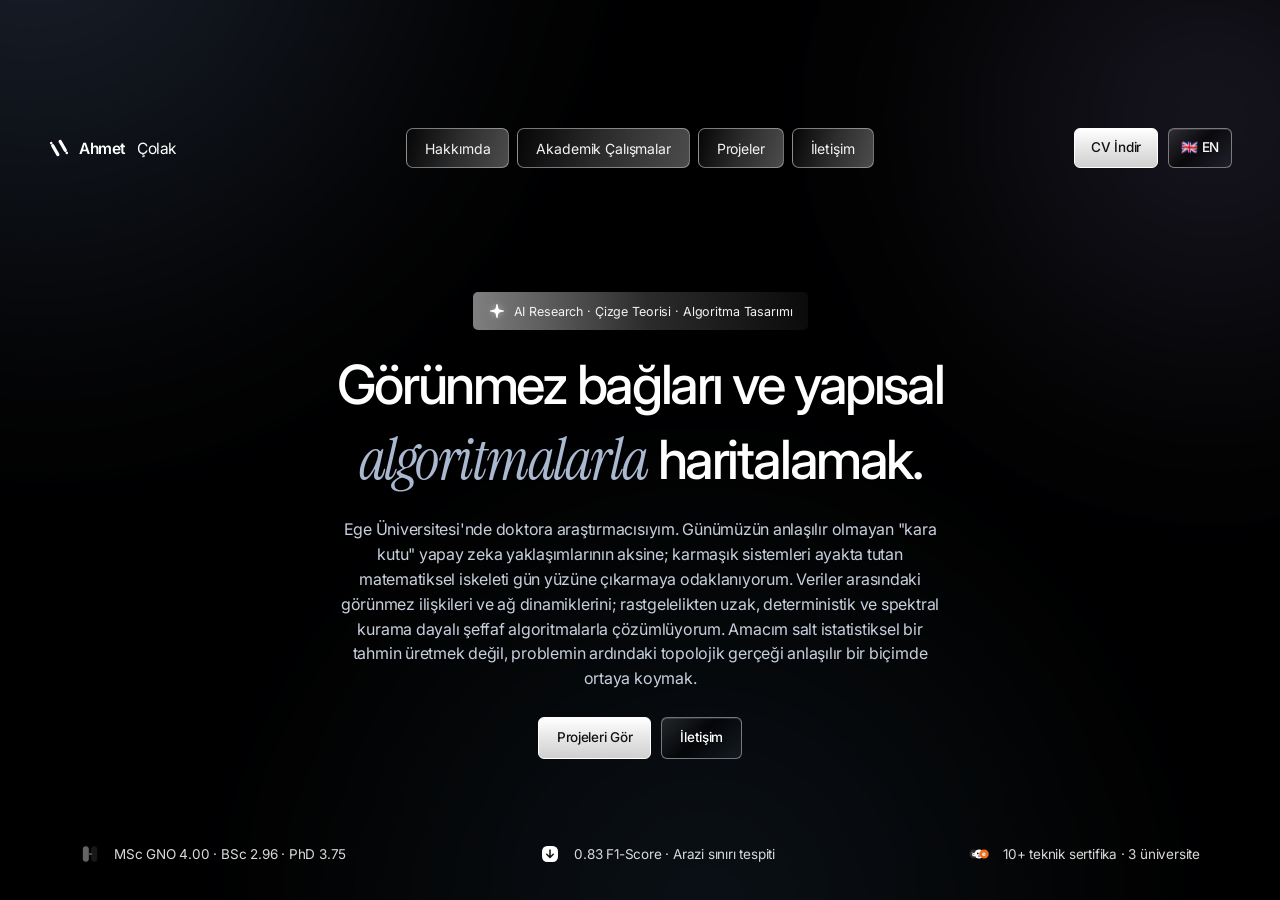
<file: index.html>
<!DOCTYPE html>
<html lang="tr">
<head>
<meta charset="UTF-8" />
<meta name="viewport" content="width=device-width, initial-scale=1.0" />
<title>Ahmet Çolak — Geometrik Derin Öğrenme &amp; Yapay Zeka</title>
<meta name="description" content="Ahmet Çolak — AI researcher, data scientist, PhD candidate at Ege University. Geometric Deep Learning, Graph Neural Networks and structural bioinformatics." />
<link rel="icon" href="data:image/svg+xml,%3Csvg xmlns='http://www.w3.org/2000/svg' viewBox='0 0 24 24' fill='white'%3E%3Cg transform='rotate(-30 12 12)'%3E%3Ccircle cx='7.3' cy='3.2' r='1.45'/%3E%3Crect x='5.5' y='4.7' width='3.6' height='14.6' rx='1.8'/%3E%3Crect x='14.9' y='4.7' width='3.6' height='14.6' rx='1.8'/%3E%3Ccircle cx='16.7' cy='20.8' r='1.45'/%3E%3C/g%3E%3C/svg%3E" />
<link rel="preconnect" href="https://fonts.googleapis.com">
<link rel="preconnect" href="https://fonts.gstatic.com" crossorigin>
<link href="https://fonts.googleapis.com/css2?family=Inter:ital,opsz,wght@0,14..32,100..900&family=Instrument+Serif:ital@1&display=swap" rel="stylesheet">
<style>
html, body { background: #000000 !important; color: #ffffff; }
*, *::before, *::after { box-sizing: border-box; margin: 0; padding: 0; }
a { color: inherit; text-decoration: none; }
button { font-family: inherit; }

html { scroll-behavior: smooth; }
body{
  background:#000000;
  background: var(--bg, #000000);
  color:#ffffff;
  color: var(--text, #ffffff);
  font-family:"Inter",system-ui,-apple-system,BlinkMacSystemFont,"Segoe UI",sans-serif;
  -webkit-font-smoothing: antialiased;
  -moz-osx-font-smoothing: grayscale;
  text-rendering: optimizeLegibility;
  overflow-x: hidden;
  position: relative;
}

:root{
  --bg:#000000; --text:#ffffff; --muted:#9a9a9a; --stat:#d8d8d8;
  --border:rgba(255,255,255,.16); --border-soft:rgba(255,255,255,.12);
  --logo:15.5px; --logo-mark:22px; --nav:14px; --nav-h:40px;
  --btn:13.5px; --btn-h:40px; --hero-btn-h:42px; --h1:48px;
  --lede:15.5px; --badge:12.5px; --stat-size:13.5px;
  --header-y:22px; --header-x:40px; --stats-x:72px; --stats-y:36px;
  --hero-gap:85px; --copy-max:860px; --lede-max:470px;
}

/* ---------- GRAIN ---------- */
.grain{position:fixed;inset:-50%;z-index:100;pointer-events:none;opacity:.16;width:200%;height:200%;
  background-image:url("data:image/svg+xml,%3Csvg xmlns='http://www.w3.org/2000/svg' width='240' height='240'%3E%3Cfilter id='n'%3E%3CfeTurbulence type='fractalNoise' baseFrequency='.9' numOctaves='2'/%3E%3C/filter%3E%3Crect width='100%25' height='100%25' filter='url(%23n)' opacity='.55'/%3E%3C/svg%3E");
  mix-blend-mode:overlay;}

/* ---------- HERO VIDEO ---------- */
.hero-photo{position:absolute;inset:0;z-index:0;overflow:hidden;}
.hero-photo video{width:100%;height:100%;object-fit:cover;display:block;}
.hero-photo::after{content:"";position:absolute;inset:0;
  background:linear-gradient(180deg,rgba(0,0,0,.52) 0%,rgba(0,0,0,.18) 38%,rgba(0,0,0,.78) 100%);}
body.no-video .hero-photo{display:none;}
/* fallback ambient blobs visible when the video cannot load */
.hero-photo--fallback{display:none;}
body.no-video .hero-photo--fallback{display:block;position:fixed;inset:0;overflow:hidden;}
.hero-photo--fallback b{position:absolute;border-radius:50%;filter:blur(80px);}
.hero-photo--fallback b:nth-child(1){width:64vw;height:64vw;left:-18vw;top:-28vw;background:radial-gradient(circle at 32% 32%,rgba(120,150,210,.22),transparent 66%);}
.hero-photo--fallback b:nth-child(2){width:48vw;height:48vw;right:-14vw;top:-10vw;background:radial-gradient(circle at 60% 40%,rgba(155,140,210,.17),transparent 66%);}
.hero-photo--fallback b:nth-child(3){width:78vw;height:78vw;left:16vw;top:45vh;background:radial-gradient(circle,rgba(100,160,220,.11),transparent 62%);}

/* ---------- PAGE GRID ---------- */
.page{position:relative;z-index:1;display:grid;grid-template-rows:auto 1fr auto;min-height:100vh;min-height:100dvh;}
/* ---------- HEADER ---------- */
.header{display:grid;grid-template-columns:1fr auto 1fr;align-items:center;
  padding:var(--header-y) var(--header-x) 10px;z-index:50;position:relative;}
.logo{display:inline-flex;align-items:center;gap:9px;justify-self:start;font-size:var(--logo);
  font-weight:600;letter-spacing:-.03em;color:#fff;}
.logo svg{width:var(--logo-mark);height:var(--logo-mark);}
.logo-suffix{font-weight:400;}

#site-nav{display:flex;align-items:center;gap:8px;justify-self:center;}
.nav-pill{height:var(--nav-h);padding:0 18px;border-radius:7px;overflow:hidden;position:relative;
  display:inline-flex;align-items:center;
  border:1px solid rgba(198,198,198,.55);
  background:linear-gradient(105deg,#050505 0%,#2a2a2a 48%,#4a4a4a 100%);
  color:#f3f3f3;font-size:var(--nav);font-weight:400;letter-spacing:-.01em;white-space:nowrap;
  transition:background .35s ease,border-color .35s ease,box-shadow .35s ease;}
.nav-pill::before{content:"";position:absolute;inset:0;
  background:linear-gradient(115deg,transparent 30%,rgba(255,255,255,.16) 50%,transparent 70%);
  transform:translateX(-120%);transition:none;pointer-events:none;}
.nav-pill:hover{border-color:rgba(235,235,235,.9);
  background:linear-gradient(105deg,#111 0%,#3a3a3a 45%,#6a6a6a 100%);
  box-shadow:0 0 18px rgba(200,210,230,.18);}
.nav-pill:hover::before{transform:translateX(120%);transition:transform .6s ease;}

.header-cta{justify-self:end;}
.vs-burger{display:none;}

/* ---------- BUTTONS ---------- */
.btn{position:relative;isolation:isolate;overflow:hidden;display:inline-flex;align-items:center;
  justify-content:center;height:var(--btn-h);padding:0 16px;border-radius:6px;font-size:var(--btn);
  font-weight:500;letter-spacing:-.02em;line-height:1;white-space:nowrap;cursor:pointer;border:1px solid transparent;
  transition:background .35s,border-color .35s,box-shadow .35s,color .35s,filter .35s;}
.btn::after{content:"";position:absolute;inset:0;
  background:linear-gradient(115deg,transparent 20%,rgba(255,255,255,.45) 48%,transparent 76%);
  transform:translateX(-130%);pointer-events:none;}
.btn:hover::after{transform:translateX(130%);transition:transform .65s ease;}

.btn-solid{background:linear-gradient(180deg,#ffffff 0%,#e7e7e7 48%,#cfcfcf 100%);
  color:#111;border:1px solid #fff;box-shadow:inset 0 1px 0 rgba(255,255,255,.95);}
.btn-solid:hover{background:linear-gradient(180deg,#fff 0%,#f3f6ff 42%,#d5def2 100%);border-color:#f2f6ff;
  box-shadow:inset 0 1px 0 #fff,0 0 22px rgba(186,208,255,.35),0 8px 18px rgba(255,255,255,.12);}

.btn-ghost{background:linear-gradient(135deg,rgba(255,255,255,.12),rgba(0,0,0,.5) 46%,rgba(150,170,200,.1));
  color:#fff;border:1px solid rgba(198,198,198,.55);
  backdrop-filter:blur(16px);-webkit-backdrop-filter:blur(16px);
  box-shadow:inset 0 1px 0 rgba(255,255,255,.12);}
.btn-ghost:hover{border-color:rgba(220,230,255,.8);
  box-shadow:inset 0 1px 0 rgba(255,255,255,.22),0 0 24px rgba(170,200,255,.28);}
/* ---------- HERO ---------- */
.hero{display:flex;align-items:flex-end;justify-content:center;padding:8px 24px var(--hero-gap);min-height:0;}
.hero-copy{position:relative;z-index:1;display:flex;flex-direction:column;align-items:center;
  text-align:center;max-width:var(--copy-max);width:100%;}
.badge{display:inline-flex;align-items:center;gap:8px;margin-bottom:22px;padding:9px 15px;border-radius:5px;
  background:linear-gradient(90deg,#7d7d7d 0%,#2a2a2a 52%,#0a0a0a 100%);
  color:#f2f2f2;font-size:var(--badge);font-weight:400;letter-spacing:-.01em;}
.badge svg{width:18px;height:20px;filter:drop-shadow(0 0 3px rgba(255,255,255,.45));}
h1{font-family:"Inter",system-ui,-apple-system,BlinkMacSystemFont,"Segoe UI",sans-serif;
  font-weight:500;font-size:var(--h1);letter-spacing:-.045em;line-height:1.12;color:#fff;}
.headline-line{display:block;overflow:hidden;padding:.06em .15em .14em;}
h1 em{font-family:"Instrument Serif","Times New Roman",Times,serif;font-style:italic;font-weight:400;
  font-size:1.08em;letter-spacing:-.03em;color:#A8B7CF;}
.lede{max-width:var(--lede-max);margin-top:18px;color:#C6CEDC;font-size:var(--lede);font-weight:400;
  line-height:1.55;letter-spacing:-.015em;}
/* wider measure so the longer manifesto stays elegant */
@media (min-width:901px){ .lede{max-width:600px;} }
.hero-actions{display:flex;flex-wrap:wrap;justify-content:center;gap:10px;margin-top:26px;}
.hero-actions .btn{height:var(--hero-btn-h);padding:0 18px;}

/* ---------- STATS ---------- */
.stats{display:flex;align-items:center;justify-content:space-between;gap:24px;
  padding:0 var(--stats-x) max(var(--stats-y), env(safe-area-inset-bottom));color:#d8d8d8;}
.stat{display:inline-flex;align-items:center;gap:14px;font-size:var(--stat-size);
  letter-spacing:-.015em;white-space:nowrap;}
.stat svg{width:20px;height:20px;flex-shrink:0;}
.stat-icon-wide{width:38px;height:21px;}

/* ---------- ENTRANCE MOTION ---------- */
.appear{opacity:1;animation-duration:1.05s;animation-fill-mode:both;
  animation-timing-function:cubic-bezier(.16,1,.3,1);animation-delay:var(--d,.08s);}
.appear--scale{animation-name:in-scale;}
.appear--soft{animation-name:in-soft;}
.appear--mask{animation-name:in-mask;}
.appear--pop{animation-name:in-pop;}
.appear--btn{animation-name:in-btn;}
.appear--side{animation-name:in-side;}
.appear--stat{animation-name:in-stat;}
.appear.is-in{animation:none;}
.lede.appear--soft{animation-duration:1.25s;}
@keyframes in-scale{from{opacity:0;transform:scale(.84)}to{opacity:1;transform:none}}
@keyframes in-soft{from{opacity:0;transform:translateY(14px)}to{opacity:1;transform:none}}
@keyframes in-mask{from{opacity:0;transform:translateY(40%)}to{opacity:1;transform:none}}
@keyframes in-pop{0%{transform:scale(.9)}70%{transform:scale(1.03)}100%{transform:scale(1)}}
@keyframes in-btn{from{opacity:0;transform:translateY(18px) scale(.94)}to{opacity:1;transform:none}}
@keyframes in-side{from{opacity:0;transform:translateX(22px)}to{opacity:1;transform:none}}
@keyframes in-stat{from{opacity:0;transform:translateY(20px)}to{opacity:1;transform:none}}
@keyframes in-star{0%{transform:scale(.2) rotate(-50deg);opacity:0}65%{transform:scale(1.2) rotate(8deg);opacity:1}100%{transform:none;opacity:1}}
@keyframes in-em{from{opacity:.35;filter:blur(4px)}to{opacity:1;filter:none}}
.badge svg{animation:in-star .9s cubic-bezier(.16,1,.3,1) .28s both;}
h1 em{animation:in-em 1.2s cubic-bezier(.16,1,.3,1) .72s both;}
.appear.is-in,.hero-photo.is-in{animation:none;opacity:1;transform:none;clip-path:none;filter:none;}
.hero-photo{animation:in-soft 1.05s cubic-bezier(.16,1,.3,1) .1s both;}
/* ---------- RESPONSIVE ---------- */
@media (min-width:1600px){
  :root{--logo:17px;--logo-mark:24px;--nav:15px;--nav-h:44px;--btn:15px;--btn-h:44px;--hero-btn-h:48px;
    --h1:64px;--lede:18px;--badge:13.5px;--stat-size:15px;--header-y:28px;--header-x:64px;
    --stats-x:96px;--stats-y:44px;--copy-max:980px;--lede-max:540px;}
  .nav-pill{padding:0 20px;}
}
@media (min-width:1920px){
  :root{--logo:18px;--logo-mark:26px;--nav:16px;--nav-h:48px;--btn:16px;--btn-h:48px;--hero-btn-h:52px;
    --h1:76px;--lede:20px;--badge:14.5px;--stat-size:16px;--header-y:32px;--header-x:80px;
    --stats-x:120px;--stats-y:52px;--copy-max:1120px;--lede-max:620px;}
  #site-nav{gap:10px;}
  .btn{padding:0 22px;}
}
@media (min-width:2560px){
  :root{--h1:88px;--lede:22px;--header-x:120px;--stats-x:160px;--copy-max:1280px;--lede-max:680px;}
}
@media (min-width:1280px) and (max-width:1599px){
  :root{--h1:54px;--lede:16px;--header-x:48px;--stats-x:80px;}
}
@media (min-width:901px) and (max-width:1279px){
  :root{--logo:15px;--nav:13px;--nav-h:36px;--btn:13px;--btn-h:38px;--hero-btn-h:40px;--h1:42px;
    --lede:15px;--badge:12px;--stat-size:12.5px;--header-y:16px;--header-x:28px;
    --stats-x:36px;--stats-y:28px;--hero-gap:64px;--copy-max:760px;--lede-max:440px;}
  .nav-pill{padding:0 14px;}
}
@media (min-width:901px) and (max-height:850px){
  :root{--header-y:14px;--stats-y:24px;--hero-gap:48px;}
  h1{font-size:40px;}
  .badge{margin-bottom:12px;}
  .lede{margin-top:12px;}
  .hero-actions{margin-top:16px;}
}
@media (min-width:901px) and (max-height:720px){
  :root{--hero-gap:32px;--stats-y:18px;--nav-h:30px;--btn-h:34px;--hero-btn-h:36px;}
  h1{font-size:34px;}
  .lede{font-size:14px;}
  .badge{margin-bottom:8px;}
}
/* Desktop lock: one frame, no scroll */
@media (min-width:901px){
  html, body { height:100%; overflow:hidden; }
  .page{height:100vh;height:100dvh;overflow:hidden;}
}
/* ---------- PHONE ---------- */
@media (max-width:900px){
  html, body { height:auto; overflow-y:auto; overflow-x:hidden; }
  :root{--logo:16px;--btn:15px;--btn-h:46px;--hero-btn-h:48px;--h1:36px;--lede:16.5px;
    --badge:13.5px;--stat-size:15px;--header-y:16px;--header-x:18px;--stats-x:20px;--stats-y:28px;}
  .page{min-height:100vh;overflow:visible;}
  .header{grid-template-columns:1fr auto auto;gap:8px;
    padding-top:max(var(--header-y), env(safe-area-inset-top));}
  .logo,#lang-vs,.vs-burger{z-index:80;}
  .header-cta{display:none;}
  #site-nav{position:fixed;inset:0;z-index:45;display:none;flex-direction:column;align-items:center;
    justify-content:center;gap:12px;background:transparent;padding:96px 22px 32px;
    padding-top:max(96px, calc(env(safe-area-inset-top) + 88px));}
  body.menu-open #site-nav{display:flex;}
  .nav-pill{width:100%;height:56px;font-size:19px;border-radius:10px;justify-content:center;
    backdrop-filter:blur(10px);-webkit-backdrop-filter:blur(10px);
    background:linear-gradient(105deg,rgba(5,5,5,.85) 0%,rgba(42,42,42,.85) 48%,rgba(74,74,74,.85) 100%);}
  .menu-backdrop{position:fixed;inset:0;z-index:40;background:rgba(8,8,8,.42);
    opacity:0;visibility:hidden;transition:opacity .28s ease,visibility .28s ease;}
  body.menu-open .menu-backdrop{opacity:1;visibility:hidden visible;backdrop-filter:blur(24px);
    -webkit-backdrop-filter:blur(24px);}
  .menu-backdrop.on{opacity:1;visibility:visible;}
  body.menu-open{overflow:hidden;}
  .vs-burger{display:grid;place-items:center;width:42px;height:42px;border-radius:6px;
    border:1px solid var(--border);background:rgba(8,8,8,.55);cursor:pointer;gap:0;}
  .vs-burger span{grid-row:2 / span 3;display:block;width:16px;height:1.5px;margin:5px 0;border-radius:1px;
    background:#fff;transition:transform .25s,opacity .2s;}
  .vs-burger:hover{border-color:rgba(255,255,255,.32);background:rgba(255,255,255,.05);}
  body.menu-open .vs-burger span:nth-child(1){transform:translateY(6.5px) rotate(45deg);}
  body.menu-open .vs-burger span:nth-child(2){opacity:0;}
  body.menu-open .vs-burger span:nth-child(3){transform:translateY(-6.5px) rotate(-45deg);}
  .hero{padding:20px 20px calc(var(--stats-y) * 6 + 40px);}
  .hero-copy{max-width:100%;}
  .badge{margin-bottom:16px;}
  .lede{margin-top:14px;}
  .hero-actions{margin-top:20px;}
  .stats{flex-direction:column;justify-content:center;text-align:center;gap:16px;}
  .stat{white-space:normal;}
}
@media (max-width:560px){
  :root{--h1:34px;--lede:16px;--header-x:16px;}
  .hero-actions{flex-direction:column;width:100%;}
  .hero-actions .btn{width:100%;}
}

/* ---------- REDUCED MOTION ---------- */
@media (prefers-reduced-motion: reduce){
  *, *::before, *::after{transition:none !important;animation:none !important;}
  .appear,.hero-photo,h1 em,.badge svg{opacity:1 !important;transform:none !important;
    clip-path:none !important;filter:none !important;}
}
</style>
</head>
<body style="background:#000;color:#fff">

<div class="grain" aria-hidden="true"></div>

<div class="hero-photo">
  <video src="https://d8j0ntlcm91z4.cloudfront.net/user_38xzZboKViGWJOttwIXH07lWA1P/hf_20260818_072341_50851634-bbc3-4c33-9acc-7647d4db44aa.mp4"
    autoplay muted loop playsinline preload="auto"></video>
</div>
<div class="hero-photo--fallback" aria-hidden="true"><b></b><b></b><b></b></div>

<div class="page">
  <div class="menu-backdrop" id="menu-backdrop"></div>

  <header class="header">
    <a href="#top" class="logo appear appear--scale" style="--d:.08s" aria-label="Ahmet Çolak">
      <svg viewBox="0 0 24 24" fill="currentColor" aria-hidden="true"><g transform="rotate(-30 12 12)">
        <circle cx="7.3" cy="3.2" r="1.45"/><rect x="5.5" y="4.7" width="3.6" height="14.6" rx="1.8"/>
        <rect x="14.9" y="4.7" width="3.6" height="14.6" rx="1.8"/><circle cx="16.7" cy="20.8" r="1.45"/>
      </g></svg>
      Ahmet&nbsp;<span class="logo-suffix">Çolak</span>
    </a>

    <nav id="site-nav" aria-label="Primary">
      <a class="nav-pill appear appear--scale" style="--d:.16s" href="about.html" data-i18n="nav-about">Hakkımda</a>
      <a class="nav-pill appear appear--soft" style="--d:.28s" href="courses.html" data-i18n="nav-courses">Akademik</a>
      <a class="nav-pill appear appear--scale" style="--d:.40s" href="projects.html" data-i18n="nav-projects">Projeler</a>
      <a class="nav-pill appear appear--soft" style="--d:.52s" href="contact.html" data-i18n="nav-contact">İletişim</a>
    </nav>

    <div style="display:flex;gap:10px;justify-self:end;align-items:center;">
      <a class="btn btn-solid header-cta appear appear--scale" style="--d:.34s" href="assets/cv/Ahmet_Colak_CV.pdf" target="_blank" rel="noopener" data-i18n="nav-cv">CV İndir</a>
      <button class="btn btn-ghost appear appear--scale" style="--d:.34s;padding:0 12px;" id="lang-toggle" data-lang="tr">🇬🇧 EN</button>
      <button class="vs-burger appear appear--scale" style="--d:.34s" aria-controls="site-nav" aria-expanded="false" aria-label="Menüyü Aç">
        <span></span><span></span><span></span>
      </button>
    </div>
  </header>

  <main class="hero" id="top">
    <div class="hero-copy">
      <div class="badge appear appear--pop" style="--d:.22s">
        <svg viewBox="0 0 24 24" fill="#fff" aria-hidden="true"><path d="M12 2.6C12.55 2.6 12.88 3.15 13.08 4.7c.62 4.7 1.52 5.6 6.22 6.22 1.55.2 2.1.53 2.1 1.08s-.55.88-2.1 1.08c-4.7.62-5.6 1.52-6.22 6.22-.2 1.55-.53 2.1-1.08 2.1s-.88-.55-1.08-2.1c-.62-4.7-1.52-5.6-6.22-6.22C3.15 12.88 2.6 12.55 2.6 12s.55-.88 2.1-1.08c4.7-.62 5.6-1.52 6.22-6.22C11.12 3.15 11.45 2.6 12 2.6Z"/></svg>
        AI Research · Çizge Teorisi · Algoritma Tasarımı
      </div>
      <h1>
        <span class="headline-line appear appear--mask" style="--d:.42s">Görünmez bağları ve yapısal</span>
        <span class="headline-line appear appear--mask" style="--d:.62s"><em>algoritmalarla</em> haritalamak.</span>
      </h1>
      <p class="lede appear appear--soft" style="--d:.82s">
        Ege Üniversitesi'nde doktora araştırmacısıyım. Günümüzün anlaşılır olmayan "kara kutu" yapay zeka
        yaklaşımlarının aksine; karmaşık sistemleri ayakta tutan matematiksel iskeleti gün yüzüne çıkarmaya
        odaklanıyorum. Veriler arasındaki görünmez ilişkileri ve ağ dinamiklerini; rastgelelikten uzak,
        deterministik ve spektral kurama dayalı şeffaf algoritmalarla çözümlüyorum. Amacım salt istatistiksel
        bir tahmin üretmek değil, problemin ardındaki topolojik gerçeği anlaşılır bir biçimde ortaya koymak.
      </p>
      <div class="hero-actions">
        <a href="projects.html" class="btn btn-solid appear appear--btn" style="--d:.96s" data-i18n="hero-projects-btn">Projeleri Gör</a>
        <a href="contact.html" class="btn btn-ghost appear appear--side" style="--d:1.10s" data-i18n="nav-contact">İletişim</a>
      </div>
    </div>
  </main>

  <footer class="stats">
    <div class="stat appear appear--stat" style="--d:1.12s">
      <svg viewBox="0 0 24 24" fill="none" aria-hidden="true">
        <defs><linearGradient id="pg1" x1="3" y1="2" x2="14" y2="22">
          <stop offset="0" stop-color="#ffffff" stop-opacity=".38"/><stop offset="1" stop-color="#3a3a3a" stop-opacity=".62"/></linearGradient>
          <linearGradient id="pg2" x1="13" y1="2" x2="24" y2="22">
          <stop offset="0" stop-color="#3a3a3a" stop-opacity=".38"/><stop offset="1" stop-color="#ffffff" stop-opacity=".62"/></linearGradient></defs>
        <rect x="3.4" y="2.6" width="7.2" height="18.8" rx="3.6" fill="url(#pg1)"/>
        <rect x="13.4" y="2.6" width="7.2" height="18.8" rx="3.6" fill="url(#pg2)"/>
        <rect x="9.2" y="10.9" width="5.6" height="2.2" rx="1.1" fill="#4a4a4a"/>
      </svg>
      MSc GNO 4.00 · BSc 2.96 · PhD 3.75
    </div>
    <div class="stat appear appear--stat" style="--d:1.28s">
      <svg viewBox="0 0 24 24" fill="none" aria-hidden="true">
        <rect x="2.4" y="2.4" width="19.2" height="19.2" rx="6.2" fill="#ffffff"/>
        <path d="M12 7.1v7.4M8.15 12.35L12 16.2l3.85-3.85" stroke="#111" stroke-width="1.85" stroke-linecap="round" stroke-linejoin="round"/>
      </svg>
      0.83 F1-Score · Arazi sınırı tespiti
    </div>
    <div class="stat appear appear--stat" style="--d:1.44s">
      <svg viewBox="0 0 40 22" fill="none" aria-hidden="true" class="stat-icon-wide">
        <circle cx="10.2" cy="11" r="9.2" fill="#2b2b2b"/>
        <ellipse cx="10.2" cy="12.1" rx="4.15" ry="3.7" fill="#f4f4f4"/>
        <path d="M6.9 9.5l-.9-2.2M13.5 9.5l.9-2.2" stroke="#f4f4f4" stroke-width="1.1"/>
        <circle cx="8.9" cy="11.9" r=".7" fill="#1a1a1a"/><circle cx="11.5" cy="11.9" r=".7" fill="#1a1a1a"/>
        <circle cx="20.2" cy="11" r="9.2" fill="#ffffff"/>
        <circle cx="17.6" cy="9.8" r="1.7" fill="#111"/><circle cx="22.8" cy="9.8" r="1.7" fill="#111"/>
        <ellipse cx="20.2" cy="13.2" rx="1.3" ry=".9" fill="#111"/>
        <path d="M18.4 15.4q1.8 1.4 3.6 0" stroke="#111" stroke-width="1.2" stroke-linecap="round"/>
        <circle cx="30.2" cy="11" r="9.2" fill="#f26b1d"/>
        <text x="30.2" y="15.1" font-family="Inter,sans-serif" font-weight="700" font-size="12.5" text-anchor="middle" fill="#fff">e</text>
      </svg>
      10+ teknik sertifika · 3 üniversite
    </div>
  </footer>
</div>
<script>
(function () {
  "use strict";

  /* --- Video fallback: if the video cannot load, show ambient blobs --- */
  var vid = document.querySelector(".hero-photo video");
  var showFallback = function () { document.body.classList.add("no-video"); };
  if (!vid) { showFallback(); }
  else {
    vid.addEventListener("error", showFallback);
    setTimeout(function () {
      if (!(vid.readyState >= 2 || !vid.paused)) showFallback();
    }, 4000);
    /* if it actually renders, ensure class is removed */
    vid.addEventListener("loadeddata", function () {
      document.body.classList.remove("no-video");
    });
  }

  /* --- Entrance animations: mark each with .is-in when done --- */
  document.querySelectorAll(".appear").forEach(function (el) {
    el.addEventListener("animationend", function () { el.classList.add("is-in"); }, { once: true });
  });

  /* Fallback: if animations never ran, force everything visible */
  requestAnimationFrame(function () {
    requestAnimationFrame(function () {
      var running = document.getAnimations
        ? document.getAnimations().some(function (a) {
            return a.playState === "running" || a.playState === "finished";
          })
        : true;
      if (!running) {
        document.querySelectorAll(".appear").forEach(function (el) { el.classList.add("is-in"); });
        var hp = document.querySelector(".hero-photo");
        if (hp) hp.classList.add("is-in");
      }
    });
  });

  /* --- Mobile menu --- */
  var burger = document.querySelector(".vs-burger");
  var backdrop = document.getElementById("menu-backdrop");
  var nav = document.getElementById("site-nav");

  function setMenu(open) {
    document.body.classList.toggle("menu-open", open);
    backdrop.classList.toggle("on", open);
    burger.setAttribute("aria-expanded", open ? "true" : "false");
    burger.setAttribute("aria-label", open ? "Menüyü Kapat" : "Menüyü Aç");
  }
  if (burger && backdrop && nav) {
    burger.addEventListener("click", function () {
      setMenu(!document.body.classList.contains("menu-open"));
    });
    backdrop.addEventListener("click", function () { setMenu(false); });
    nav.querySelectorAll("a").forEach(function (a) {
      a.addEventListener("click", function () { setMenu(false); });
    });
    document.addEventListener("keydown", function (e) {
      if (e.key === "Escape") setMenu(false);
    });
    window.matchMedia("(min-width: 901px)").addEventListener("change", function (e) {
      if (e.matches) setMenu(false);
    });
  }
})();
</script>
<script src="assets/js/site.js"></script>
</body>
</html>
</file>
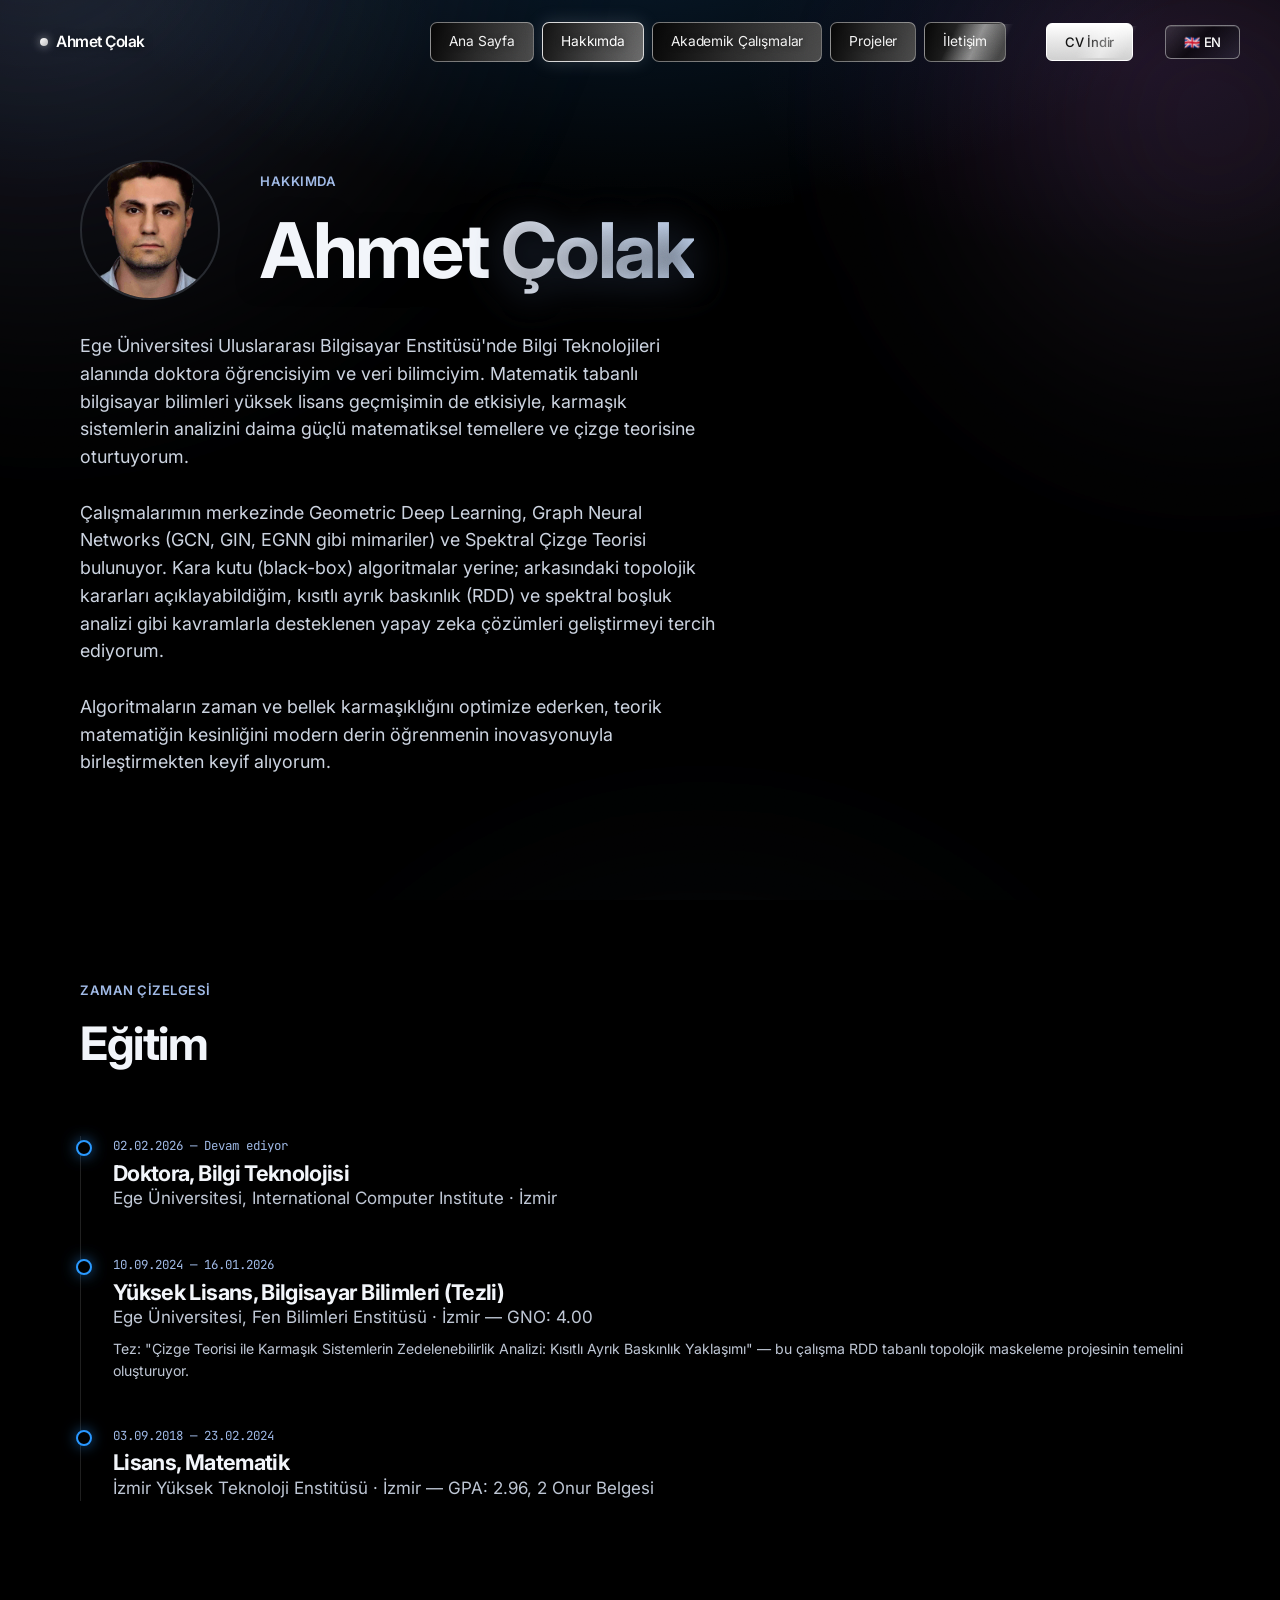
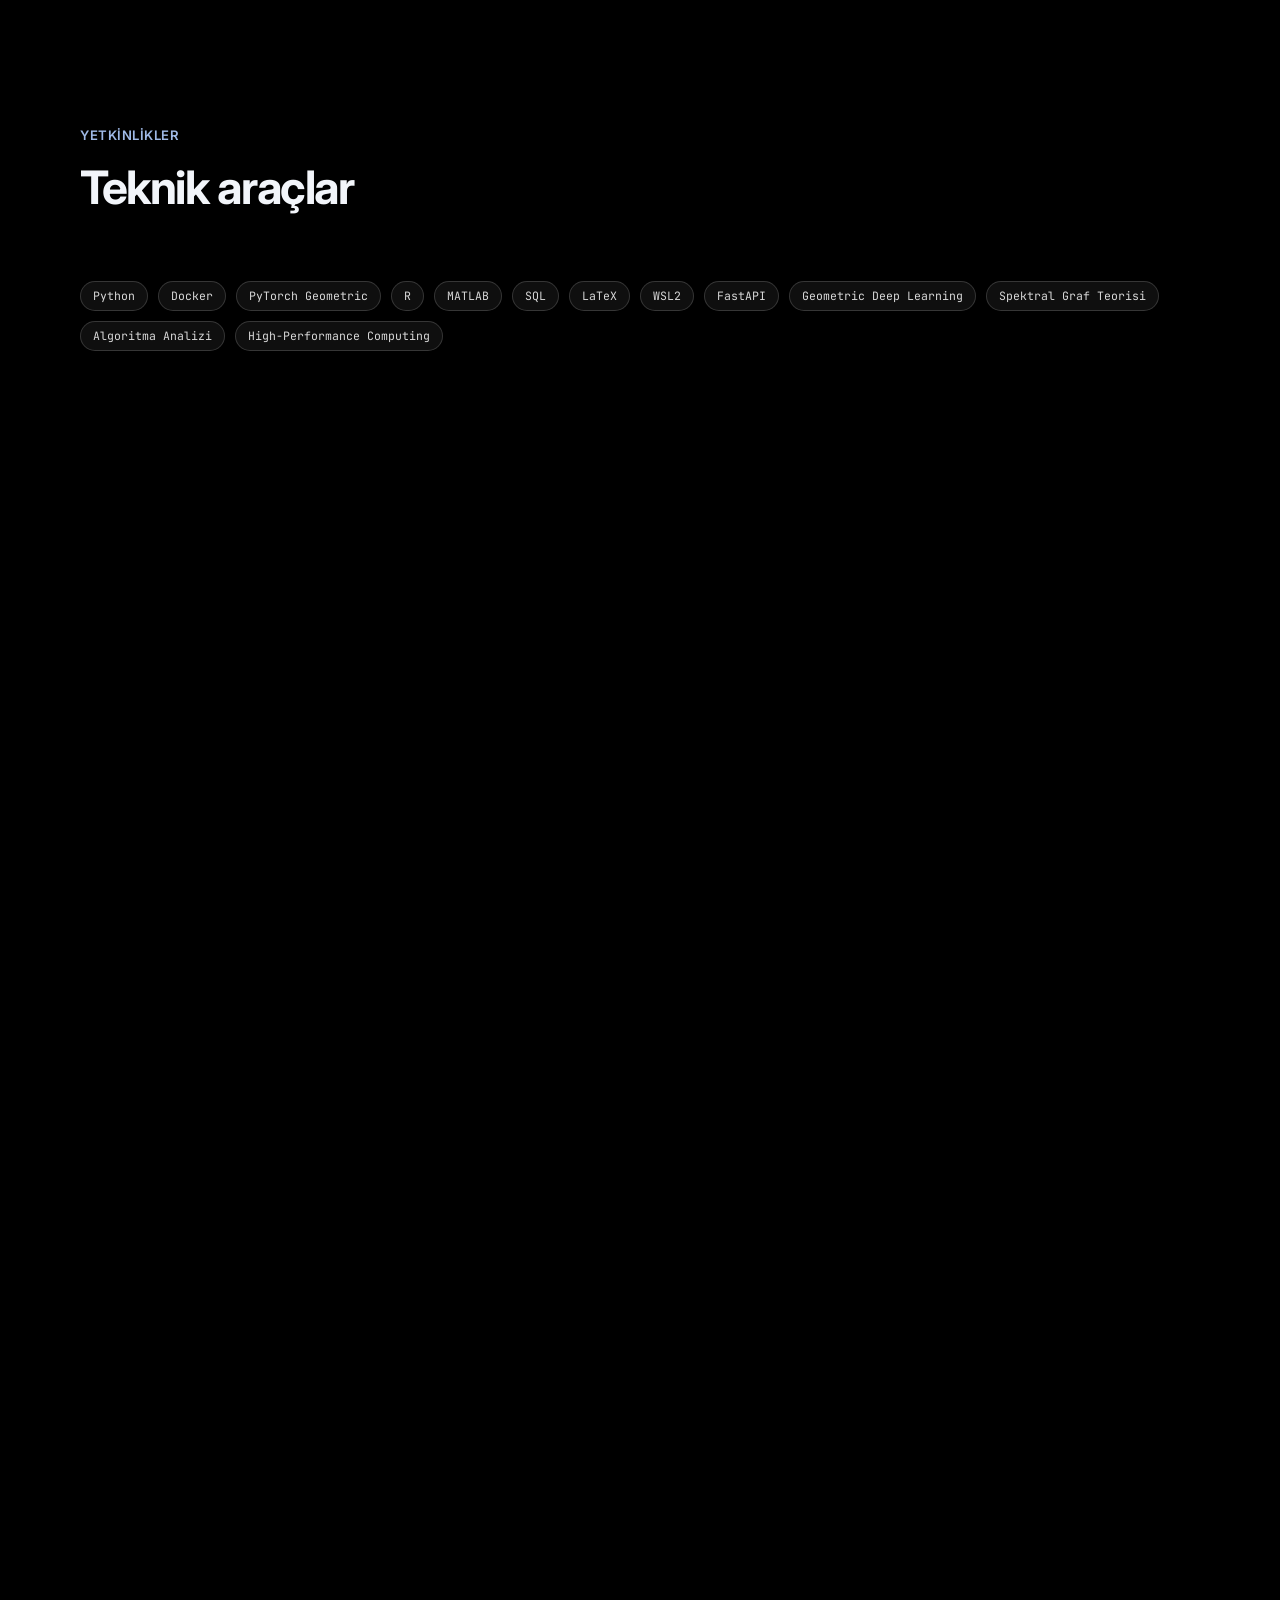
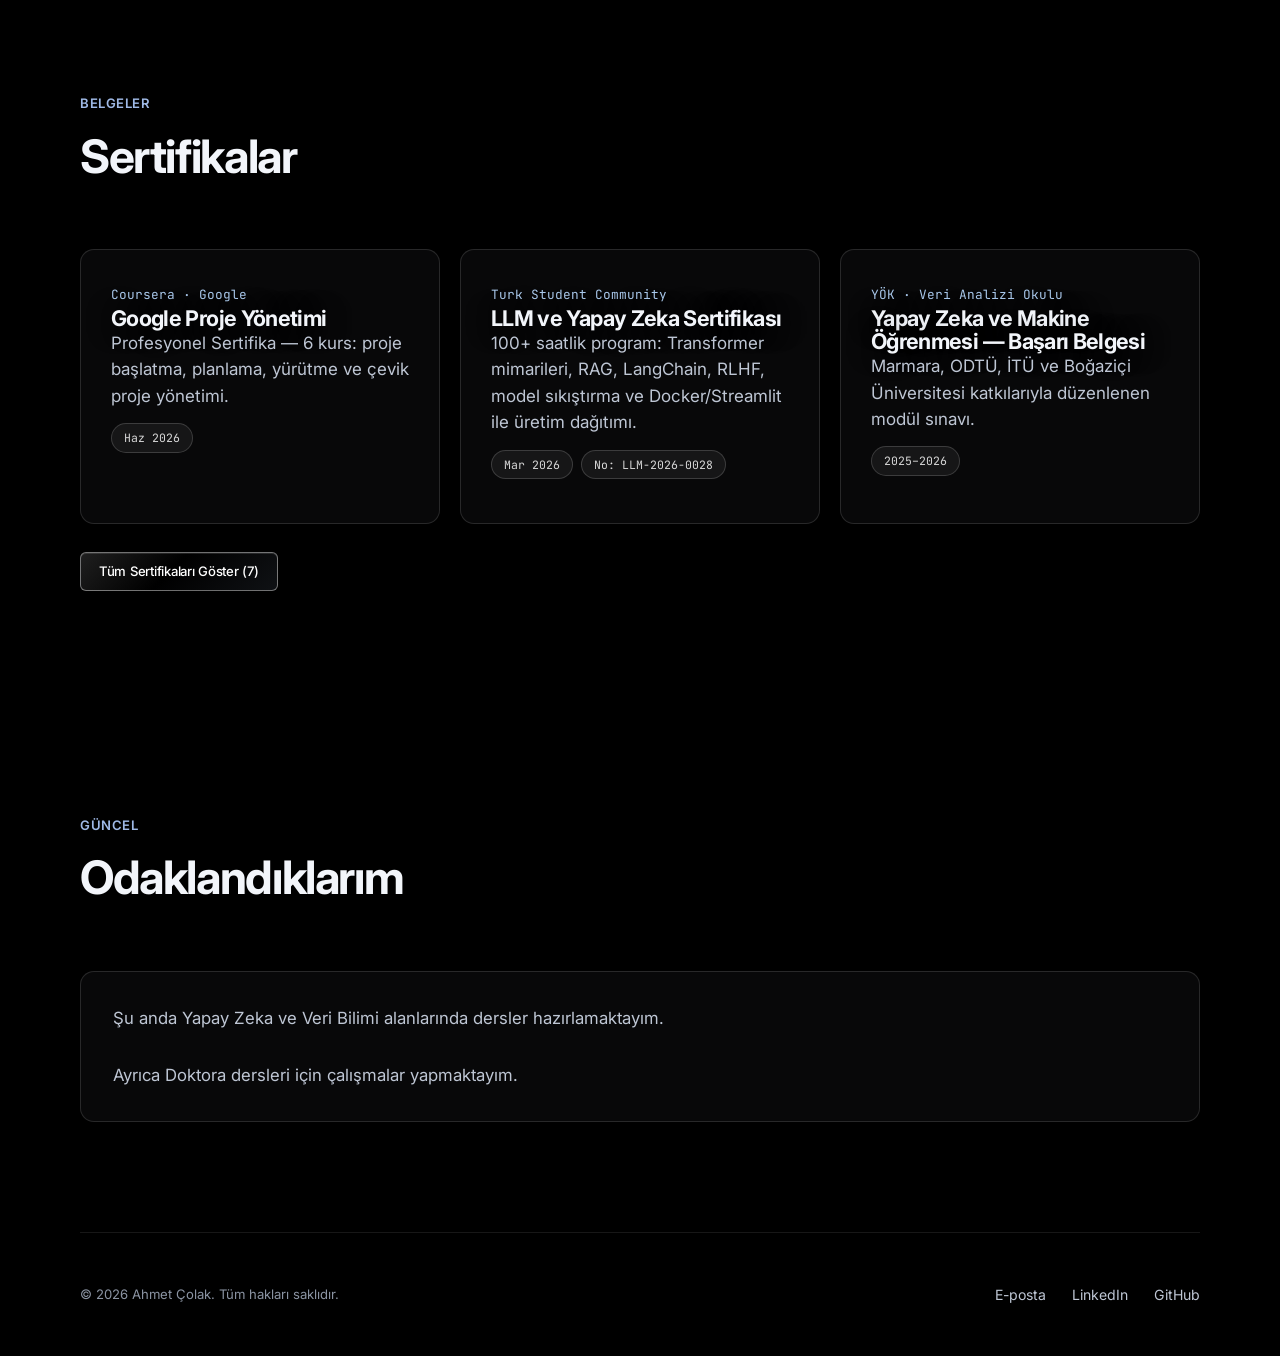
<file: about.html>
<!DOCTYPE html>
<html lang="tr">
<head>
<meta charset="UTF-8" />
<meta name="viewport" content="width=device-width, initial-scale=1.0" />
<title>About · Ahmet Çolak.</title>
<link rel="preconnect" href="https://fonts.googleapis.com">
<link href="https://fonts.googleapis.com/css2?family=Inter:ital,opsz,wght@0,14..32,100..900&family=Instrument+Serif:ital@1&family=JetBrains+Mono:wght@400;500&display=swap" rel="stylesheet">
<link rel="stylesheet" href="assets/css/main.css">
<link rel="stylesheet" href="assets/css/shell.css">
</head>
<body>

<div class="aurora" aria-hidden="true"><span class="a1"></span><span class="a2"></span><span class="a3"></span></div>





<div class="wrap">
  <nav class="nav">
    <div class="nav-inner">
      <a href="index.html" class="nav-logo"><span class="dot"></span>Ahmet Çolak</a>
      <div class="nav-right">
      <ul class="nav-links">
        <li><a href="index.html" data-i18n="nav-home">Ana Sayfa</a></li>
        <li><a href="about.html" class="active" data-i18n="nav-about">Hakkımda</a></li>
        <li><a href="courses.html" data-i18n="nav-courses">Akademik Çalışmalar</a></li>
        <li><a href="projects.html" data-i18n="nav-projects">Projeler</a></li>
        <li><a href="contact.html" data-i18n="nav-contact">İletişim</a></li>
        <li class="nav-cv-mobile">
          <a href="assets/cv/Ahmet_Colak_CV.pdf" target="_blank" class="btn btn-primary btn-sm" data-i18n="nav-cv">CV İndir</a>
          <button class="btn btn-ghost btn-sm lang-toggle-btn" data-lang="tr">🇬🇧 EN</button>
        </li>
      </ul>
      <a href="assets/cv/Ahmet_Colak_CV.pdf" target="_blank" class="btn btn-primary btn-sm" style="margin-left:20px;" data-i18n="nav-cv">CV İndir</a>
      <button class="btn btn-ghost btn-sm lang-toggle-btn" id="lang-toggle" data-lang="tr" style="margin-left:12px;">🇬🇧 EN</button>
      <button class="nav-toggle" aria-label="Menu toggle">☰</button>
      </div>
    </div>
  </nav>

  <header class="hero container" style="min-height:60vh; padding-top:160px;">
    <div class="about-header-flex" style="display:flex; gap:40px; align-items:center; flex-wrap:wrap;">
      <img src="assets/images/profile.jpg" alt="Ahmet Çolak" style="width:140px; height:140px; border-radius:50%; object-fit:cover; border:2px solid var(--line); flex-shrink:0;">
      <div style="flex:1; min-width:260px;">
        <span class="eyebrow" data-i18n="about-eyebrow">Hakkımda</span>
        <h1>Ahmet <span class="gradient-text">Çolak</span></h1>
      </div>
    </div>
    <p class="lead" style="margin-top:32px;" data-i18n="about-lead">Ege Üniversitesi Uluslararası Bilgisayar Enstitüsü'nde Bilgi Teknolojileri alanında doktora öğrencisiyim ve veri bilimciyim. Matematik tabanlı bilgisayar bilimleri yüksek lisans geçmişimin de etkisiyle, karmaşık sistemlerin analizini daima güçlü matematiksel temellere ve çizge teorisine oturtuyorum.<br><br>Çalışmalarımın merkezinde Geometric Deep Learning, Graph Neural Networks (GCN, GIN, EGNN gibi mimariler) ve Spektral Çizge Teorisi bulunuyor. Kara kutu (black-box) algoritmalar yerine; arkasındaki topolojik kararları açıklayabildiğim, kısıtlı ayrık baskınlık (RDD) ve spektral boşluk analizi gibi kavramlarla desteklenen yapay zeka çözümleri geliştirmeyi tercih ediyorum.<br><br>Algoritmaların zaman ve bellek karmaşıklığını optimize ederken, teorik matematiğin kesinliğini modern derin öğrenmenin inovasyonuyla birleştirmekten keyif alıyorum.</p>
  </header>

  <section class="section container reveal">
    <div class="section-head">
      <div>
        <span class="eyebrow" data-i18n="about-timeline-eyebrow">Zaman çizelgesi</span>
        <h2 data-i18n="about-timeline-title">Eğitim</h2>
      </div>
    </div>
    <div class="timeline">
      <div class="timeline-item">
        <span class="period">02.02.2026 — Devam ediyor</span>
        <h3 data-i18n="about-edu1-title">Doktora, Bilgi Teknolojisi</h3>
        <p data-i18n="about-edu1-desc">Ege Üniversitesi, International Computer Institute · İzmir</p>
      </div>
      <div class="timeline-item">
        <span class="period">10.09.2024 — 16.01.2026</span>
        <h3 data-i18n="about-edu2-title">Yüksek Lisans, Bilgisayar Bilimleri (Tezli)</h3>
        <p data-i18n="about-edu2-desc">Ege Üniversitesi, Fen Bilimleri Enstitüsü · İzmir — GNO: 4.00</p>
        <p style="margin-top:8px; font-size:.88rem;" data-i18n="about-edu2-thesis">Tez: <em>"Çizge Teorisi ile Karmaşık Sistemlerin Zedelenebilirlik Analizi: Kısıtlı Ayrık Baskınlık Yaklaşımı"</em> — bu çalışma RDD tabanlı topolojik maskeleme projesinin temelini oluşturuyor.</p>
      </div>
      <div class="timeline-item">
        <span class="period">03.09.2018 — 23.02.2024</span>
        <h3 data-i18n="about-edu3-title">Lisans, Matematik</h3>
        <p data-i18n="about-edu3-desc">İzmir Yüksek Teknoloji Enstitüsü · İzmir — GPA: 2.96, 2 Onur Belgesi</p>
      </div>
    </div>
  </section>

  <section class="section container reveal">
    <div class="section-head">
      <div>
        <span class="eyebrow" data-i18n="about-skills-eyebrow">Yetkinlikler</span>
        <h2 data-i18n="about-skills-title">Teknik araçlar</h2>
      </div>
    </div>
    <div class="skill-cloud">
      <span class="tag">Python</span>
      <span class="tag">Docker</span>
      <span class="tag">PyTorch Geometric</span>
      <span class="tag">R</span>
      <span class="tag">MATLAB</span>
      <span class="tag">SQL</span>
      <span class="tag">LaTeX</span>
      <span class="tag">WSL2</span>
      <span class="tag">FastAPI</span>
      <span class="tag">Geometric Deep Learning</span>
      <span class="tag">Spektral Graf Teorisi</span>
      <span class="tag">Algoritma Analizi</span>
      <span class="tag">High‑Performance Computing</span>
    </div>
  </section>

  <!-- YENİ "Akademik araştırma" bölümü – sadece başlıklar + buton -->
  <section class="section container reveal">
    <div class="section-head">
      <div>
        <span class="eyebrow" data-i18n="about-research-eyebrow">Akademik araştırma</span>
        <h2 data-i18n="about-research-title">Öne çıkan çalışmalar</h2>
      </div>
    </div>
    <div class="grid grid-2" style="margin-bottom:24px;">
      <div class="card" style="border-color:var(--accent-cyan); padding:16px 20px;">
        <span class="note-code">PhD Report · 2026</span>
        <h3 data-i18n="about-research1-title">RDD Tabanlı Topolojik Maskeleme</h3>
      </div>
      <div class="card" style="border-color:var(--accent-violet); padding:16px 20px;">
        <span class="note-code">PhD Report · 2026</span>
        <h3 data-i18n="about-research2-title">Cebirsel Değişmezler ve GNN Gömülerinin Hibrit Füzyonu</h3>
      </div>
      <div class="card" style="padding:16px 20px;">
        <span class="note-code">RAG · NLP</span>
        <h3 data-i18n="about-research3-title">RAG Arama Motoru</h3>
      </div>
      <div class="card" style="padding:16px 20px;">
        <span class="note-code">FastAPI · OR‑Tools</span>
        <h3 data-i18n="about-research4-title">DomiPlan: Çok Kiracılı Ders Programı Uzman Sistemi</h3>
      </div>
    </div>
    <div style="text-align:center;">
      <a href="courses.html" class="btn btn-primary" data-i18n="about-research-btn">Akademik Çalışmalara Git →</a>
    </div>
  </section>

  <section class="section container reveal">
    <div class="section-head">
      <div>
        <span class="eyebrow" data-i18n="about-experience-eyebrow">Deneyim</span>
        <h2 data-i18n="about-experience-title">İş Deneyimi</h2>
      </div>
    </div>
    <div class="timeline">
      <div class="timeline-item">
        <span class="period">2025</span>
        <h3 data-i18n="about-job-title">Veri Bilimci — Andromedy Digital Solutions</h3>
        <p data-i18n="about-job-desc">İzmir — Uydu görüntüleri (.tif) ve GeoJSON verisinden tarımsal arazi sınırı tespiti (Random Forest ve CNN, F1‑Score: 0.83).</p>
      </div>
    </div>
  </section>

  <section class="section container reveal">
    <div class="section-head">
      <div>
        <span class="eyebrow" data-i18n="about-certs-eyebrow">Belgeler</span>
        <h2 data-i18n="about-certs-title">Sertifikalar</h2>
      </div>
    </div>

    <div class="grid grid-3">
      <div class="card">
        <span class="note-code">Coursera · Google</span>
        <h3 data-i18n="about-cert1-title">Google Proje Yönetimi</h3>
        <p data-i18n="about-cert1-desc">Profesyonel Sertifika — 6 kurs: proje başlatma, planlama, yürütme ve çevik proje yönetimi.</p>
        <div class="tag-row"><span class="tag">Haz 2026</span></div>
      </div>
      <div class="card">
        <span class="note-code">Turk Student Community</span>
        <h3 data-i18n="about-cert2-title">LLM ve Yapay Zeka Sertifikası</h3>
        <p data-i18n="about-cert2-desc">100+ saatlik program: Transformer mimarileri, RAG, LangChain, RLHF, model sıkıştırma ve Docker/Streamlit ile üretim dağıtımı.</p>
        <div class="tag-row"><span class="tag">Mar 2026</span><span class="tag">No: LLM‑2026‑0028</span></div>
      </div>
      <div class="card">
        <span class="note-code">YÖK · Veri Analizi Okulu</span>
        <h3 data-i18n="about-cert3-title">Yapay Zeka ve Makine Öğrenmesi — Başarı Belgesi</h3>
        <p data-i18n="about-cert3-desc">Marmara, ODTÜ, İTÜ ve Boğaziçi Üniversitesi katkılarıyla düzenlenen modül sınavı.</p>
        <div class="tag-row"><span class="tag">2025–2026</span></div>
      </div>
    </div>

    <details style="margin-top:28px;">
      <summary class="btn btn-ghost btn-sm" style="display:inline-block; cursor:pointer; user-select:none;" data-i18n="about-certs-showall">Tüm Sertifikaları Göster (7)</summary>
      <div class="grid grid-3" style="margin-top:24px;">
        <div class="card">
          <span class="note-code">Yapay Zeka ve Teknoloji Akademisi</span>
          <h3 data-i18n="about-cert4-title">Derin Öğrenme Eğitimi</h3>
          <p data-i18n="about-cert4-desc">Tamamlama belgesi.</p>
          <div class="tag-row"><span class="tag">Tem 2026</span></div>
        </div>
        <div class="card">
          <span class="note-code">Yapay Zeka ve Teknoloji Akademisi</span>
          <h3 data-i18n="about-cert5-title">Web Uygulamaları Geliştirme Eğitimi</h3>
          <p data-i18n="about-cert5-desc">Tamamlama belgesi.</p>
          <div class="tag-row"><span class="tag">Şub 2026</span></div>
        </div>
        <div class="card">
          <span class="note-code">Yapay Zeka ve Teknoloji Akademisi</span>
          <h3 data-i18n="about-cert6-title">Girişimciler için İK Eğitimi</h3>
          <p data-i18n="about-cert6-desc">Tamamlama belgesi.</p>
          <div class="tag-row"><span class="tag">Şub 2026</span></div>
        </div>
        <div class="card">
          <span class="note-code">Yapay Zeka ve Teknoloji Akademisi</span>
          <h3 data-i18n="about-cert7-title">Girişimciler için Finans Eğitimi</h3>
          <p data-i18n="about-cert7-desc">Tamamlama belgesi.</p>
          <div class="tag-row"><span class="tag">Şub 2026</span></div>
        </div>
        <div class="card">
          <span class="note-code">Yapay Zeka ve Teknoloji Akademisi</span>
          <h3 data-i18n="about-cert8-title">Girişimciler için Hukuk Eğitimi</h3>
          <p data-i18n="about-cert8-desc">Tamamlama belgesi.</p>
          <div class="tag-row"><span class="tag">Şub 2026</span></div>
        </div>
        <div class="card">
          <span class="note-code">Yapay Zeka ve Teknoloji Akademisi</span>
          <h3 data-i18n="about-cert9-title">Temel Girişimcilik Eğitimi</h3>
          <p data-i18n="about-cert9-desc">Tamamlama belgesi.</p>
          <div class="tag-row"><span class="tag">Şub 2026</span></div>
        </div>
        <div class="card">
          <span class="note-code">Europäisches Bildungsinstitut</span>
          <h3 data-i18n="about-cert10-title">Bilgi Teknolojileri Stajı</h3>
          <p data-i18n="about-cert10-desc">Uygulamalı Excel, Photoshop, AutoCAD Teknikleri, Python Kodlama.</p>
          <div class="tag-row"><span class="tag">TNC Group</span></div>
        </div>
      </div>
    </details>
  </section>

  <!-- Odaklandıklarım -->
  <section class="section container reveal">
    <div class="section-head">
      <div>
        <span class="eyebrow" data-i18n="focus-eyebrow">Güncel</span>
        <h2 data-i18n="focus-title">Odaklandıklarım</h2>
      </div>
    </div>
    <div class="card" style="padding:32px;">
      <p style="white-space:pre-line; margin:0; font-size:1.05rem; line-height:1.7;" data-i18n="focus-text">
        Şu anda Yapay Zeka ve Veri Bilimi alanlarında dersler hazırlamaktayım. Ayrıca Doktora dersleri için çalışmalar yapmaktayım.
      </p>
    </div>
  </section>

  <footer class="footer container">
    <div class="footer-inner">
      <small data-i18n="footer-copyright">© 2026 Ahmet Çolak. Tüm hakları saklıdır.</small>
      <ul class="footer-links">
        <li><a href="mailto:ahmetcolakofficial@hotmail.com" data-i18n="footer-email">E-posta</a></li>
        <li><a href="https://linkedin.com/in/ahmetc0lak" target="_blank" rel="noopener" data-i18n="footer-linkedin">LinkedIn</a></li>
        <li><a href="https://github.com/ahmetcolak251113" target="_blank" rel="noopener" data-i18n="footer-github">GitHub</a></li>
      </ul>
    </div>
  </footer>
</div>

<script src="assets/js/shell.js"></script>
<script src="assets/js/site.js"></script>
<script src="assets/js/scroll-fx.js"></script>

</body>
</html>
</file>
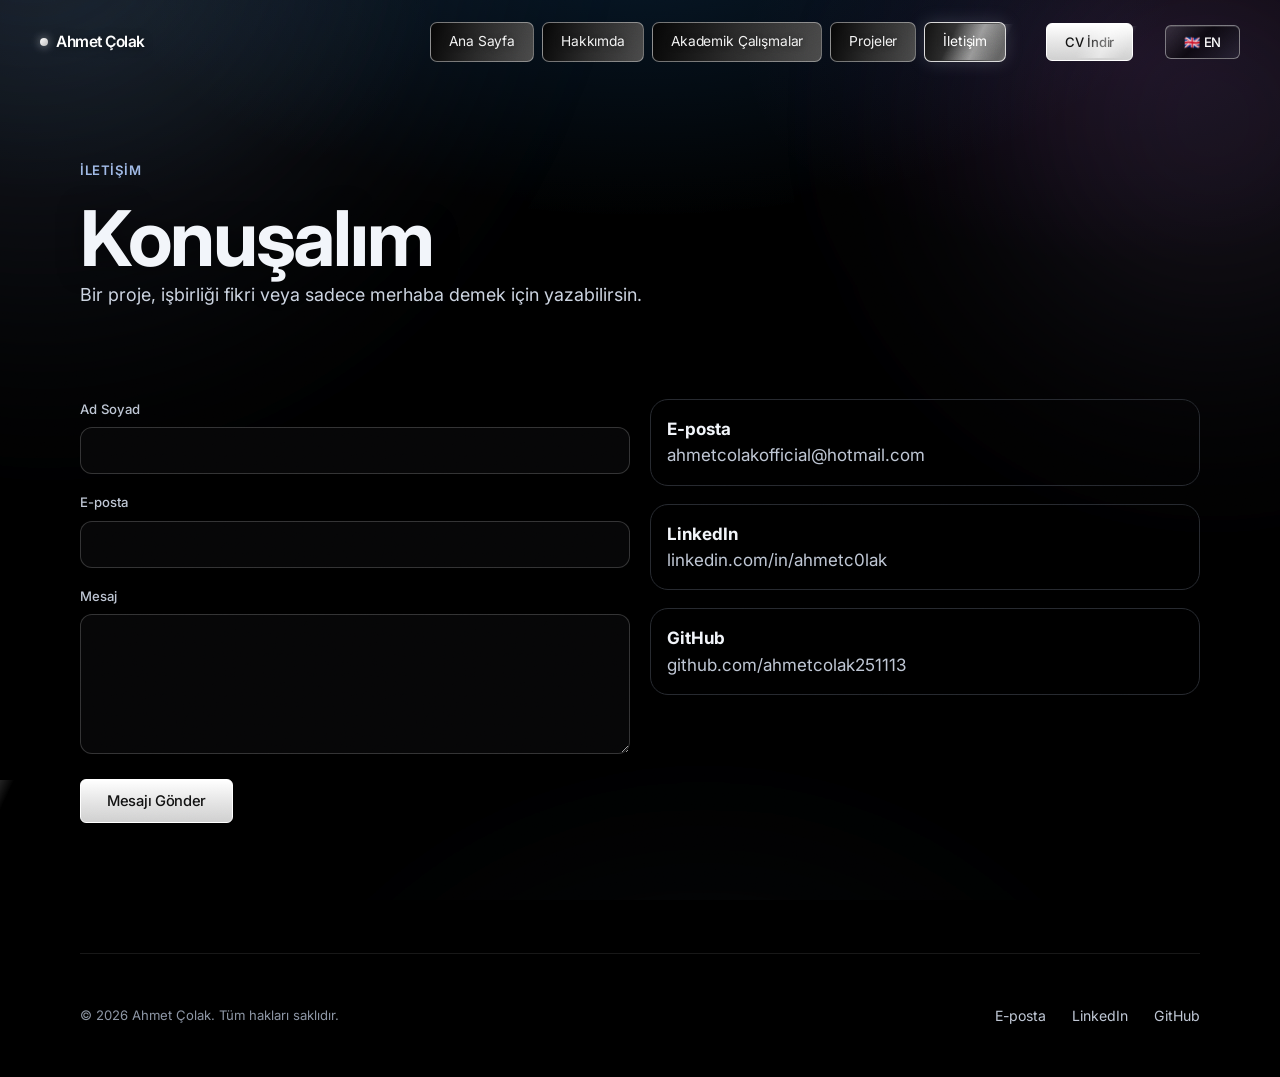
<file: contact.html>
<!DOCTYPE html>
<html lang="tr">
<head>
<meta charset="UTF-8" />
<meta name="viewport" content="width=device-width, initial-scale=1.0" />
<title>Contact · Ahmet Çolak</title>
<link rel="preconnect" href="https://fonts.googleapis.com">
<link href="https://fonts.googleapis.com/css2?family=Inter:ital,opsz,wght@0,14..32,100..900&family=Instrument+Serif:ital@1&family=JetBrains+Mono:wght@400;500&display=swap" rel="stylesheet">
<link rel="stylesheet" href="assets/css/main.css">
<link rel="stylesheet" href="assets/css/shell.css">
</head>
<body>

<div class="aurora" aria-hidden="true"><span class="a1"></span><span class="a2"></span><span class="a3"></span></div>





<div class="wrap">
  <nav class="nav">
    <div class="nav-inner">
      <a href="index.html" class="nav-logo"><span class="dot"></span>Ahmet Çolak</a>
      <div class="nav-right">
      <ul class="nav-links">
        <li><a href="index.html" data-i18n="nav-home">Ana Sayfa</a></li>
        <li><a href="about.html" data-i18n="nav-about">Hakkımda</a></li>
        <li><a href="courses.html" data-i18n="nav-courses">Akademik Çalışmalar</a></li>
        <li><a href="projects.html" data-i18n="nav-projects">Projeler</a></li>
        <li><a href="contact.html" class="active" data-i18n="nav-contact">İletişim</a></li>
        <li class="nav-cv-mobile">
          <a href="assets/cv/Ahmet_Colak_CV.pdf" target="_blank" class="btn btn-primary btn-sm" data-i18n="nav-cv">CV İndir</a>
          <button class="btn btn-ghost btn-sm lang-toggle-btn" data-lang="tr">🇬🇧 EN</button>
        </li>
      </ul>
      <a href="assets/cv/Ahmet_Colak_CV.pdf" target="_blank" class="btn btn-primary btn-sm" style="margin-left:20px;" data-i18n="nav-cv">CV İndir</a>
      <button class="btn btn-ghost btn-sm lang-toggle-btn" id="lang-toggle" data-lang="tr" style="margin-left:12px;">🇬🇧 EN</button>
      <button class="nav-toggle" aria-label="Menu toggle">☰</button>
      </div>
    </div>
  </nav>

  <header class="hero container" style="min-height:40vh; padding-top:160px;">
    <span class="eyebrow" data-i18n="contact-eyebrow">İletişim</span>
    <h1 data-i18n="contact-title">Konuşalım</h1>
    <p class="lead" data-i18n="contact-lead">Bir proje, işbirliği fikri veya sadece merhaba demek için yazabilirsin.</p>
  </header>

  <section class="section container reveal" style="border-top:none; padding-top:0;">
    <div class="grid grid-2">
      <form id="contact-form" class="form-grid" novalidate>
        <div>
          <label for="name" data-i18n="contact-name-label">Ad Soyad</label>
          <input type="text" id="name" name="name" required>
        </div>
        <div>
          <label for="email" data-i18n="contact-email-label">E-posta</label>
          <input type="email" id="email" name="email" required>
        </div>
        <div>
          <label for="message" data-i18n="contact-message-label">Mesaj</label>
          <textarea id="message" name="message" required></textarea>
        </div>
        <div>
          <button type="submit" class="btn btn-primary" data-i18n="contact-submit-btn">Mesajı Gönder</button>
          <p id="form-status" class="form-status"></p>
        </div>
      </form>

      <div class="contact-links">
        <a href="mailto:ahmetcolakofficial@hotmail.com" class="contact-link">
          <div>
            <strong data-i18n="contact-email-label">E-posta</strong>
            <p style="margin:0;">ahmetcolakofficial@hotmail.com</p>
          </div>
        </a>
        <a href="https://linkedin.com/in/ahmetc0lak" target="_blank" rel="noopener" class="contact-link">
          <div>
            <strong data-i18n="contact-linkedin-label">LinkedIn</strong>
            <p style="margin:0;">linkedin.com/in/ahmetc0lak</p>
          </div>
        </a>
        <a href="https://github.com/ahmetcolak251113" target="_blank" rel="noopener" class="contact-link">
          <div>
            <strong data-i18n="contact-github-label">GitHub</strong>
            <p style="margin:0;">github.com/ahmetcolak251113</p>
          </div>
        </a>
      </div>
    </div>
  </section>

  <footer class="footer container">
    <div class="footer-inner">
      <small data-i18n="footer-copyright">© 2026 Ahmet Çolak. Tüm hakları saklıdır.</small>
      <ul class="footer-links">
        <li><a href="mailto:ahmetcolakofficial@hotmail.com" data-i18n="footer-email">E-posta</a></li>
        <li><a href="https://linkedin.com/in/ahmetc0lak" target="_blank" rel="noopener" data-i18n="footer-linkedin">LinkedIn</a></li>
        <li><a href="https://github.com/ahmetcolak251113" target="_blank" rel="noopener" data-i18n="footer-github">GitHub</a></li>
      </ul>
    </div>
  </footer>
</div>

<script src="assets/js/shell.js"></script>
<script src="assets/js/site.js"></script>
<script src="assets/js/scroll-fx.js"></script>

</body>
</html>
</file>
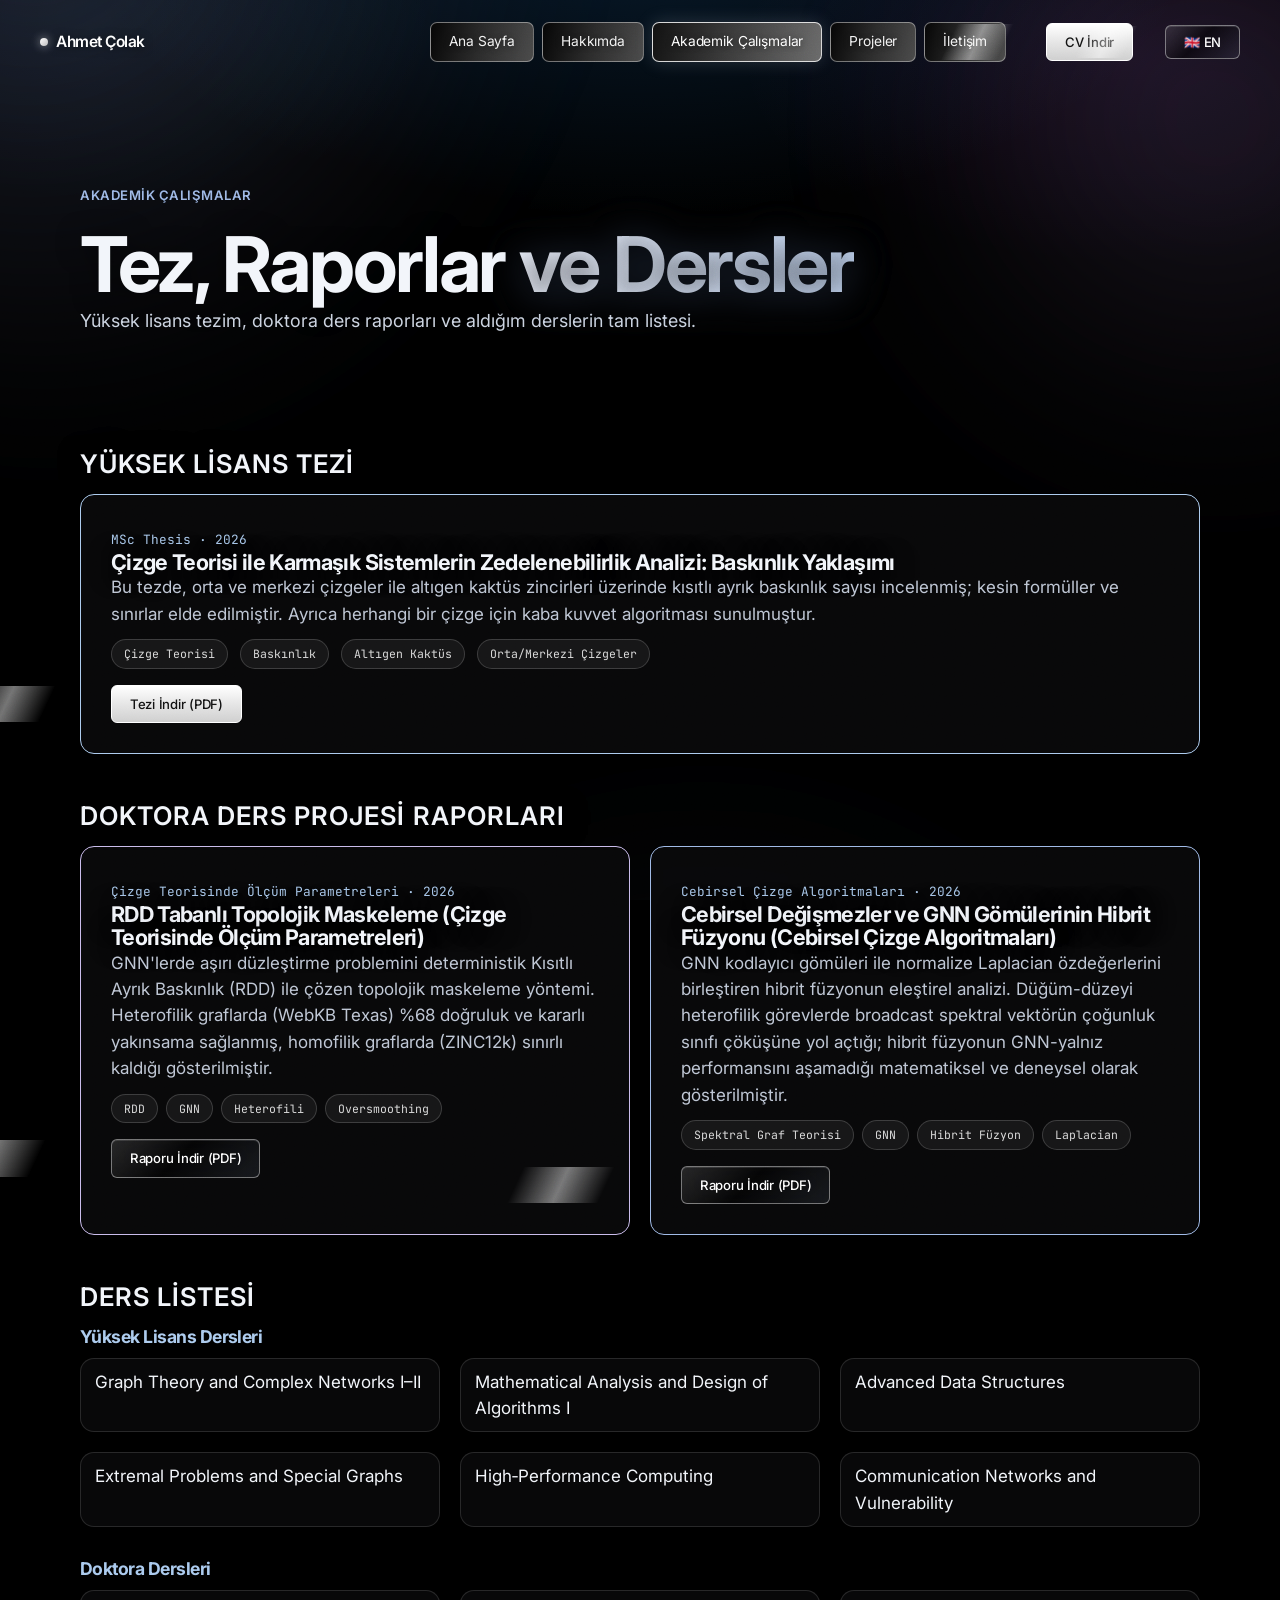
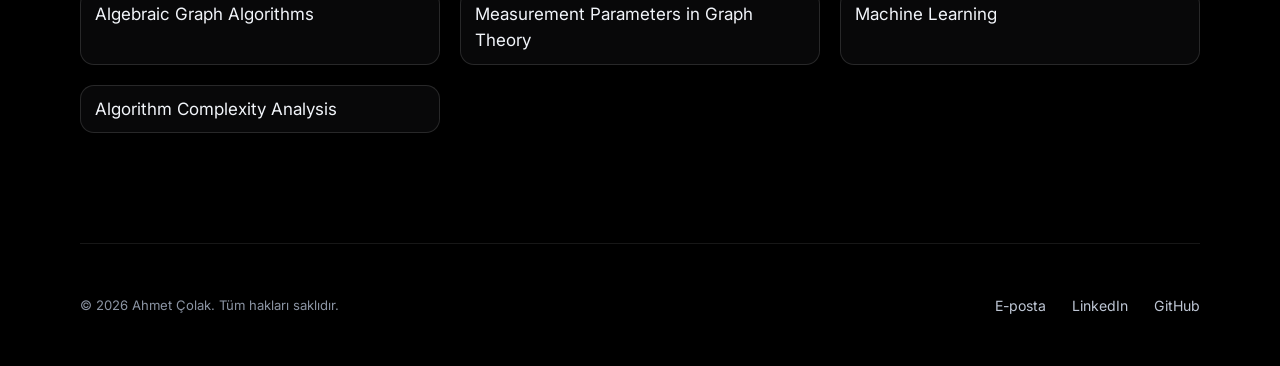
<file: courses.html>
<!DOCTYPE html>
<html lang="tr">
<head>
<meta charset="UTF-8" />
<meta name="viewport" content="width=device-width, initial-scale=1.0" />
<title>Academic Work · Ahmet Çolak</title>
<link rel="preconnect" href="https://fonts.googleapis.com">
<link href="https://fonts.googleapis.com/css2?family=Inter:ital,opsz,wght@0,14..32,100..900&family=Instrument+Serif:ital@1&family=JetBrains+Mono:wght@400;500&display=swap" rel="stylesheet">
<link rel="stylesheet" href="assets/css/main.css">
<link rel="stylesheet" href="assets/css/shell.css">
</head>
<body>

<div class="aurora" aria-hidden="true"><span class="a1"></span><span class="a2"></span><span class="a3"></span></div>





<div class="wrap">
  <nav class="nav">
    <div class="nav-inner">
      <a href="index.html" class="nav-logo"><span class="dot"></span>Ahmet Çolak</a>
      <div class="nav-right">
      <ul class="nav-links">
        <li><a href="index.html" data-i18n="nav-home">Ana Sayfa</a></li>
        <li><a href="about.html" data-i18n="nav-about">Hakkımda</a></li>
        <li><a href="courses.html" class="active" data-i18n="nav-courses">Akademik Çalışmalar</a></li>
        <li><a href="projects.html" data-i18n="nav-projects">Projeler</a></li>
        <li><a href="contact.html" data-i18n="nav-contact">İletişim</a></li>
        <li class="nav-cv-mobile">
          <a href="assets/cv/Ahmet_Colak_CV.pdf" target="_blank" class="btn btn-primary btn-sm" data-i18n="nav-cv">CV İndir</a>
          <button class="btn btn-ghost btn-sm lang-toggle-btn" data-lang="tr">🇬🇧 EN</button>
        </li>
      </ul>
      <a href="assets/cv/Ahmet_Colak_CV.pdf" target="_blank" class="btn btn-primary btn-sm" style="margin-left:20px;" data-i18n="nav-cv">CV İndir</a>
      <button class="btn btn-ghost btn-sm lang-toggle-btn" id="lang-toggle" data-lang="tr" style="margin-left:12px;">🇬🇧 EN</button>
      <button class="nav-toggle" aria-label="Menu toggle">☰</button>
      </div>
    </div>
  </nav>

  <header class="hero container" style="min-height:50vh; padding-top:160px;">
    <span class="eyebrow" data-i18n="courses-eyebrow">Akademik Çalışmalar</span>
    <h1><span data-i18n="courses-title-part1">Tez, Raporlar</span> <span class="gradient-text" data-i18n="courses-title-part2">ve Dersler</span></h1>
    <p class="lead" data-i18n="courses-lead">Yüksek lisans tezim, doktora ders raporları ve aldığım derslerin tam listesi.</p>
  </header>

  <section class="section container reveal" style="border-top:none; padding-top:0;">

    <!-- MASTER'S THESIS -->
    <div style="margin-bottom:48px;">
      <h2 class="eyebrow" style="font-size:1.6rem; color:var(--text-primary); margin-bottom:16px;" data-i18n="courses-thesis-title">Yüksek Lisans Tezi</h2>
      <div class="card" style="border-color:var(--accent-cyan);">
        <span class="note-code">MSc Thesis · 2026</span>
        <h3 data-i18n="thesis-title">Çizge Teorisi ile Karmaşık Sistemlerin Zedelenebilirlik Analizi: Baskınlık Yaklaşımı</h3>
        <p data-i18n="thesis-abstract">Bu tezde, orta ve merkezi çizgeler ile altıgen kaktüs zincirleri üzerinde kısıtlı ayrık baskınlık sayısı incelenmiş; kesin formüller ve sınırlar elde edilmiştir. Ayrıca herhangi bir çizge için kaba kuvvet algoritması sunulmuştur.</p>
        <div style="margin-top:12px; display:flex; gap:12px; flex-wrap:wrap;">
          <span class="tag" data-i18n="thesis-tag1">Çizge Teorisi</span>
          <span class="tag" data-i18n="thesis-tag2">Baskınlık</span>
          <span class="tag" data-i18n="thesis-tag3">Altıgen Kaktüs</span>
          <span class="tag" data-i18n="thesis-tag4">Orta/Merkezi Çizgeler</span>
        </div>
        <a href="assets/documents/Ahmet_Colak_MSc_Thesis.pdf" target="_blank" class="btn btn-primary btn-sm" style="margin-top:16px;" data-i18n="thesis-download">Tezi İndir (PDF)</a>
      </div>
    </div>

    <!-- PhD COURSE PROJECT REPORTS -->
    <div style="margin-bottom:48px;">
      <h2 class="eyebrow" style="font-size:1.6rem; color:var(--text-primary); margin-bottom:16px;" data-i18n="courses-reports-title">Doktora Ders Projesi Raporları</h2>
      <div class="grid grid-2">
        <div class="card" style="border-color:var(--accent-violet);">
          <span class="note-code">Çizge Teorisinde Ölçüm Parametreleri · 2026</span>
          <h3 data-i18n="report1-title">RDD Tabanlı Topolojik Maskeleme</h3>
          <p data-i18n="report1-desc">GNN'lerde aşırı düzleştirme problemini deterministik Kısıtlı Ayrık Baskınlık (RDD) ile çözen topolojik maskeleme yöntemi. Heterofilik graflarda (WebKB Texas) %68 doğruluk ve kararlı yakınsama sağlanmış, homofilik graflarda (ZINC12k) sınırlı kaldığı gösterilmiştir.</p>
          <div style="margin-top:12px; display:flex; gap:8px; flex-wrap:wrap;">
            <span class="tag" data-i18n="report1-tag1">RDD</span>
            <span class="tag" data-i18n="report1-tag2">GNN</span>
            <span class="tag" data-i18n="report1-tag3">Heterofili</span>
            <span class="tag" data-i18n="report1-tag4">Oversmoothing</span>
          </div>
          <a href="assets/documents/Ahmet_Colak_RDD_Topological_Masking.pdf" target="_blank" class="btn btn-ghost btn-sm" style="margin-top:16px;" data-i18n="report-download">Raporu İndir (PDF)</a>
        </div>
        <div class="card" style="border-color:var(--accent-blue);">
          <span class="note-code">Cebirsel Çizge Algoritmaları · 2026</span>
          <h3 data-i18n="report2-title">Cebirsel Değişmezler ve GNN Gömülerinin Hibrit Füzyonu</h3>
          <p data-i18n="report2-desc">GNN kodlayıcı gömüleri ile normalize Laplacian özdeğerlerini birleştiren hibrit füzyonun eleştirel analizi. Düğüm-düzeyi heterofilik görevlerde broadcast spektral vektörün çoğunluk sınıfı çöküşüne yol açtığı; hibrit füzyonun GNN-yalnız performansını aşamadığı matematiksel ve deneysel olarak gösterilmiştir.</p>
          <div style="margin-top:12px; display:flex; gap:8px; flex-wrap:wrap;">
            <span class="tag" data-i18n="report2-tag1">Spektral Graf Teorisi</span>
            <span class="tag" data-i18n="report2-tag2">GNN</span>
            <span class="tag" data-i18n="report2-tag3">Hibrit Füzyon</span>
            <span class="tag" data-i18n="report2-tag4">Laplacian</span>
          </div>
          <a href="assets/documents/Ahmet_Colak_Algebraic_Graph_Invariants_GNN_Fusion.pdf" target="_blank" class="btn btn-ghost btn-sm" style="margin-top:16px;" data-i18n="report-download">Raporu İndir (PDF)</a>
        </div>
      </div>
    </div>

    <!-- COURSE LIST -->
    <div>
      <h2 class="eyebrow" style="font-size:1.6rem; color:var(--text-primary); margin-bottom:16px;" data-i18n="courses-list-title">Ders Listesi</h2>

      <div style="margin-bottom:32px;">
        <h3 style="font-family:var(--font-mono); font-size:1.1rem; color:var(--accent-cyan);" data-i18n="courses-grad-title">Yüksek Lisans Dersleri</h3>
        <div class="grid grid-3" style="margin-top:12px;">
          <div class="card" style="padding:10px 14px;"><span data-i18n="course-g-1">Graph Theory and Complex Networks I–II</span></div>
          <div class="card" style="padding:10px 14px;"><span data-i18n="course-g-2">Mathematical Analysis and Design of Algorithms I</span></div>
          <div class="card" style="padding:10px 14px;"><span data-i18n="course-g-3">Advanced Data Structures</span></div>
          <div class="card" style="padding:10px 14px;"><span data-i18n="course-g-4">Extremal Problems and Special Graphs</span></div>
          <div class="card" style="padding:10px 14px;"><span data-i18n="course-g-5">High‑Performance Computing</span></div>
          <div class="card" style="padding:10px 14px;"><span data-i18n="course-g-6">Communication Networks and Vulnerability</span></div>
        </div>
      </div>

      <div>
        <h3 style="font-family:var(--font-mono); font-size:1.1rem; color:var(--accent-cyan);" data-i18n="courses-phd-title">Doktora Dersleri</h3>
        <div class="grid grid-3" style="margin-top:12px;">
          <div class="card" style="padding:10px 14px;"><span data-i18n="course-phd-1">Algebraic Graph Algorithms</span></div>
          <div class="card" style="padding:10px 14px;"><span data-i18n="course-phd-2">Measurement Parameters in Graph Theory</span></div>
          <div class="card" style="padding:10px 14px;"><span data-i18n="course-phd-3">Machine Learning</span></div>
          <div class="card" style="padding:10px 14px;"><span data-i18n="course-phd-4">Algorithm Complexity Analysis</span></div>
        </div>
      </div>
    </div>

  </section>

  <footer class="footer container">
    <div class="footer-inner">
      <small data-i18n="footer-copyright">© 2026 Ahmet Çolak. Tüm hakları saklıdır.</small>
      <ul class="footer-links">
        <li><a href="mailto:ahmetcolakofficial@hotmail.com" data-i18n="footer-email">E-posta</a></li>
        <li><a href="https://linkedin.com/in/ahmetc0lak" target="_blank" rel="noopener" data-i18n="footer-linkedin">LinkedIn</a></li>
        <li><a href="https://github.com/ahmetcolak251113" target="_blank" rel="noopener" data-i18n="footer-github">GitHub</a></li>
      </ul>
    </div>
  </footer>
</div>

<script src="assets/js/shell.js"></script>
<script src="assets/js/site.js"></script>
<script src="assets/js/scroll-fx.js"></script>

</body>
</html>
</file>
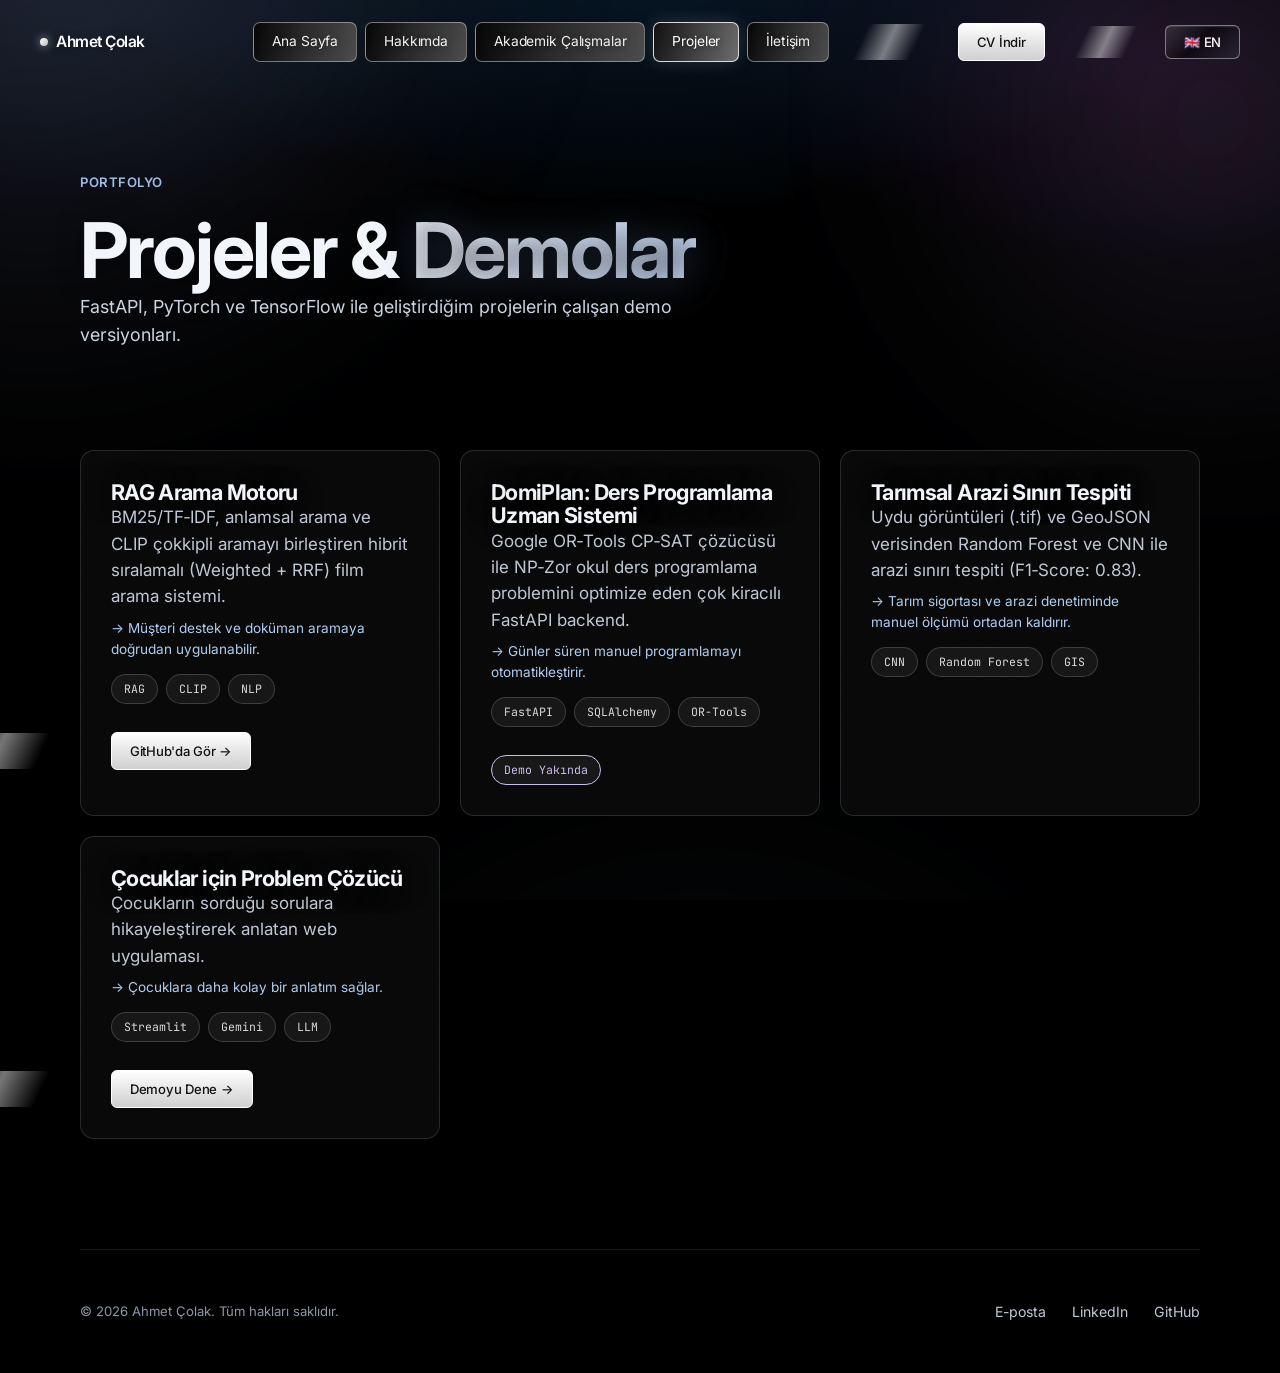
<file: projects.html>
<!DOCTYPE html>
<html lang="tr">
<head>
<meta charset="UTF-8" />
<meta name="viewport" content="width=device-width, initial-scale=1.0" />
<title>Projects & Demos · Ahmet Çolak</title>
<link rel="preconnect" href="https://fonts.googleapis.com">
<link href="https://fonts.googleapis.com/css2?family=Inter:ital,opsz,wght@0,14..32,100..900&family=Instrument+Serif:ital@1&family=JetBrains+Mono:wght@400;500&display=swap" rel="stylesheet">
<link rel="stylesheet" href="assets/css/main.css">
<link rel="stylesheet" href="assets/css/shell.css">
</head>
<body>

<div class="aurora" aria-hidden="true"><span class="a1"></span><span class="a2"></span><span class="a3"></span></div>





<div class="wrap">
  <nav class="nav">
    <div class="nav-inner">
      <a href="index.html" class="nav-logo"><span class="dot"></span>Ahmet Çolak</a>
      <ul class="nav-links">
        <li><a href="index.html" data-i18n="nav-home">Ana Sayfa</a></li>
        <li><a href="about.html" data-i18n="nav-about">Hakkımda</a></li>
        <li><a href="courses.html" data-i18n="nav-courses">Akademik Çalışmalar</a></li>
        <li><a href="projects.html" class="active" data-i18n="nav-projects">Projeler</a></li>
        <li><a href="contact.html" data-i18n="nav-contact">İletişim</a></li>
      </ul>
      <a href="assets/cv/Ahmet_Colak_CV.pdf" target="_blank" class="btn btn-primary btn-sm" style="margin-left:20px;" data-i18n="nav-cv">CV İndir</a>
      <button class="btn btn-ghost btn-sm" id="lang-toggle" data-lang="tr" style="margin-left:12px;">🇬🇧 EN</button>
      <button class="nav-toggle" aria-label="Menu toggle">☰</button>
    </div>
  </nav>

  <header class="hero container" style="min-height:50vh; padding-top:160px;">
    <span class="eyebrow" data-i18n="projects-eyebrow">Portfolyo</span>
    <h1><span data-i18n="projects-title-part1">Projeler</span> & <span class="gradient-text" data-i18n="projects-title-part2">Demolar</span></h1>
    <p class="lead" data-i18n="projects-lead">FastAPI, PyTorch ve TensorFlow ile geliştirdiğim projelerin çalışan demo versiyonları.</p>
  </header>

  <section class="section container reveal" style="border-top:none; padding-top:0;">
    <div class="grid grid-3">

      <!-- Proje 1: RAG Arama Motoru -->
      <div class="card">
        <h3 data-i18n="project1-title">RAG Arama Motoru</h3>
        <p data-i18n="project1-desc">BM25/TF‑IDF, anlamsal arama ve CLIP çokkipli aramayı birleştiren hibrit sıralamalı (Weighted + RRF) film arama sistemi.</p>
        <p style="color:var(--accent-cyan); font-size:.85rem; margin:8px 0 0;" data-i18n="project1-note">→ Müşteri destek ve doküman aramaya doğrudan uygulanabilir.</p>
        <div class="tag-row"><span class="tag">RAG</span><span class="tag">CLIP</span><span class="tag">NLP</span></div>
        <a href="https://github.com/ahmetcolak251113/rag_search_engine" target="_blank" rel="noopener" class="btn btn-primary btn-sm" style="margin-top:14px;" data-i18n="project-github-btn">
          GitHub'da Gör →
        </a>
      </div>

      <!-- Proje 2: DomiPlan -->
      <div class="card">
        <h3 data-i18n="project2-title">DomiPlan: Ders Programlama Uzman Sistemi</h3>
        <p data-i18n="project2-desc">Google OR‑Tools CP‑SAT çözücüsü ile NP‑Zor okul ders programlama problemini optimize eden çok kiracılı FastAPI backend.</p>
        <p style="color:var(--accent-cyan); font-size:.85rem; margin:8px 0 0;" data-i18n="project2-note">→ Günler süren manuel programlamayı otomatikleştirir.</p>
        <div class="tag-row"><span class="tag">FastAPI</span><span class="tag">SQLAlchemy</span><span class="tag">OR‑Tools</span></div>
        <span class="tag" style="border-color:var(--accent-violet); color:var(--accent-violet); margin-top:14px;" data-i18n="project-badge">Demo Yakında</span>
      </div>

      <!-- Proje 3: Tarımsal Arazi Sınırı Tespiti -->
      <div class="card">
        <h3 data-i18n="project3-title">Tarımsal Arazi Sınırı Tespiti</h3>
        <p data-i18n="project3-desc">Uydu görüntüleri (.tif) ve GeoJSON verisinden Random Forest ve CNN ile arazi sınırı tespiti (F1‑Score: 0.83).</p>
        <p style="color:var(--accent-cyan); font-size:.85rem; margin:8px 0 0;" data-i18n="project3-note">→ Tarım sigortası ve arazi denetiminde manuel ölçümü ortadan kaldırır.</p>
        <div class="tag-row"><span class="tag">CNN</span><span class="tag">Random Forest</span><span class="tag">GIS</span></div>
      </div>

      <!-- Proje 4: Çocuklar için Problem Çözücü (Streamlit) -->
      <div class="card">
        <h3 data-i18n="project4-title">Çocuklar için Problem Çözücü</h3>
        <p data-i18n="project4-desc">Çocukların sorduğu sorulara hikayeleştirerek anlatan web uygulaması.</p>
        <p style="color:var(--accent-cyan); font-size:.85rem; margin:8px 0 0;" data-i18n="project4-note">→ Çocuklara daha kolay bir anlatım sağlar.</p>
        <div class="tag-row"><span class="tag">Streamlit</span><span class="tag">Gemini</span><span class="tag">LLM</span></div>
        <a href="https://kidsproblem-tyd5uygkkkekcvybcrgfv2.streamlit.app" target="_blank" rel="noopener" class="btn btn-primary btn-sm" style="margin-top:14px;">
          Demoyu Dene →
        </a>
      </div>

    </div>
  </section>

  <footer class="footer container">
    <div class="footer-inner">
      <small data-i18n="footer-copyright">© 2026 Ahmet Çolak. Tüm hakları saklıdır.</small>
      <ul class="footer-links">
        <li><a href="mailto:ahmetcolakofficial@hotmail.com" data-i18n="footer-email">E-posta</a></li>
        <li><a href="https://linkedin.com/in/ahmetc0lak" target="_blank" rel="noopener" data-i18n="footer-linkedin">LinkedIn</a></li>
        <li><a href="https://github.com/ahmetcolak251113" target="_blank" rel="noopener" data-i18n="footer-github">GitHub</a></li>
      </ul>
    </div>
  </footer>
</div>

<script src="assets/js/shell.js"></script>
<script src="assets/js/site.js"></script>
<script src="assets/js/scroll-fx.js"></script>

</body>
</html>
</file>
<file: assets/css/main.css>
/* =========================================================
   DESIGN TOKENS — Apple Dark Edition
   ========================================================= */
:root{
  --bg:            #000000;
  --bg-elevated:   #161617;
  --bg-card:       #1D1D1F;
  --bg-hover:      #232326;
  --line:          #2C2C2E;

  --text-primary:  #F5F5F7;
  --text-secondary:#A1A1A6;
  --text-tertiary: #6E6E73;

  --accent-blue:   #2997FF;
  --accent-btn:    #0077ED;
  --accent-btn-hov:#1484F5;
  --accent-cyan:   #64D2FF;
  --accent-violet: #BF5AF2;
  --accent-gradient: linear-gradient(90deg, #2997FF, #64D2FF);

  --font-display: -apple-system, BlinkMacSystemFont, "SF Pro Display", "SF Pro Text", "Inter", "Helvetica Neue", Helvetica, Arial, sans-serif;
  --font-body:    -apple-system, BlinkMacSystemFont, "SF Pro Text", "Inter", "Helvetica Neue", Helvetica, Arial, sans-serif;
  --font-mono:    "JetBrains Mono", ui-monospace, monospace;

  --radius: 18px;
  --radius-sm: 12px;
  --container: 1120px;

  --ease: cubic-bezier(.22,.61,.36,1);
}

*{ margin:0; padding:0; box-sizing:border-box; }

html{ scroll-behavior:smooth; }

body{
  background: var(--bg);
  color: var(--text-primary);
  font-family: var(--font-body);
  font-size: 17px;
  line-height: 1.55;
  -webkit-font-smoothing: antialiased;
  overflow-x: hidden;
}

/* Ambient Apple-style glow: soft blue/violet light bloom at the top */
body::before{
  content:"";
  position: fixed;
  inset: 0;
  z-index: 0;
  pointer-events: none;
  background:
    radial-gradient(62% 46% at 50% -8%, rgba(41,151,255,.17), transparent 70%),
    radial-gradient(42% 34% at 88% 6%, rgba(191,90,242,.09), transparent 72%),
    radial-gradient(36% 30% at 8% 2%, rgba(100,210,255,.07), transparent 72%);
}

a{ color:inherit; text-decoration:none; }
ul{ list-style:none; }
img{ max-width:100%; display:block; }

/* Legacy canvas backgrounds are retired in the Apple redesign */
#graph-bg, .bg-vignette{ display:none !important; }

/* =========================================================
   LAYOUT
   ========================================================= */
.wrap{
  position: relative;
  z-index: 2;
}

.container{
  max-width: var(--container);
  margin: 0 auto;
  padding: 0 32px;
}

/* =========================================================
   NAV — frosted glass, slim, Apple style
   ========================================================= */
.nav{
  position: sticky;
  top: 0;
  z-index: 50;
  backdrop-filter: saturate(180%) blur(20px);
  -webkit-backdrop-filter: saturate(180%) blur(20px);
  background: rgba(22,22,23,.78);
  border-bottom: 1px solid rgba(255,255,255,.06);
}

.nav-inner{
  max-width: 1024px;
  margin: 0 auto;
  padding: 14px 32px;
  display: flex;
  align-items: center;
  justify-content: space-between;
  gap: 16px;
}

.nav-logo{
  font-family: var(--font-display);
  font-weight: 600;
  font-size: 1rem;
  letter-spacing: -.01em;
  display: flex;
  align-items: center;
  gap: 8px;
  flex-shrink: 0;
  white-space: nowrap;
  transition: opacity .2s var(--ease);
}
.nav-logo:hover{ opacity:.75; }

.nav-logo .dot{
  width: 8px; height: 8px;
  border-radius: 50%;
  background: var(--accent-gradient);
  flex-shrink: 0;
}

.nav-right{
  display: flex;
  align-items: center;
  gap: 20px;
  flex-shrink: 0;
}

.nav-links{
  display: flex;
  gap: 30px;
  flex-shrink: 0;
}

.nav-links a{
  font-size: .86rem;
  color: var(--text-secondary);
  transition: color .25s var(--ease);
  position: relative;
  white-space: nowrap;
}

.nav-links a:hover,
.nav-links a.active{
  color: var(--text-primary);
}

.nav-links a.active::after{
  content:"";
  position:absolute;
  left:0; right:0; bottom:-6px;
  height:1.5px;
  background: var(--accent-gradient);
  border-radius: 2px;
}

.nav-toggle{ display:none; background:none; border:none; color:var(--text-primary); font-size:1.5rem; cursor:pointer; flex-shrink:0; line-height:1; }

.nav-cv-mobile{ display:none; }

@media (max-width: 800px){
  .nav-inner{ padding: 12px 20px; }

  .nav-right > .btn-primary,
  .nav-right > #lang-toggle{
    display: none;
  }

  .nav-links{
    position: fixed;
    top: var(--nav-h, 56px);
    left:0; right:0;
    background: rgba(22,22,23,.96);
    backdrop-filter: blur(20px);
    -webkit-backdrop-filter: blur(20px);
    border-bottom: 1px solid rgba(255,255,255,.06);
    flex-direction: column;
    align-items: flex-start;
    padding: 22px 24px;
    gap: 18px;
    max-height: calc(100vh - var(--nav-h, 56px));
    overflow-y: auto;
    transform: translateY(-150vh);
    transition: transform .3s var(--ease);
  }
  .nav-links.open{ transform: translateY(0); }
  .nav-toggle{ display:block; }

  .nav-cv-mobile{
    display: flex;
    gap: 14px;
    align-items: center;
    padding-top: 14px;
    border-top: 1px solid rgba(255,255,255,.08);
    width: 100%;
  }
  .nav-cv-mobile .btn{ flex-shrink:0; }
}

/* =========================================================
   TYPOGRAPHY
   ========================================================= */
.eyebrow{
  font-size: .82rem;
  font-weight: 600;
  letter-spacing: .04em;
  text-transform: uppercase;
  color: var(--accent-blue);
  display: inline-block;
  margin-bottom: 18px;
}

h1, h2, h3{
  font-family: var(--font-display);
  font-weight: 700;
  letter-spacing: -.025em;
  line-height: 1.08;
}

h1{ font-size: clamp(2.75rem, 6vw, 4.9rem); }
h2{ font-size: clamp(1.9rem, 3.6vw, 2.9rem); margin-bottom: 16px; }
h3{ font-size: 1.35rem; letter-spacing: -.01em; }

p{ color: var(--text-secondary); }

.lead{
  font-size: clamp(1.05rem, 1.4vw, 1.3rem);
  color: var(--text-secondary);
  max-width: 640px;
}

.gradient-text{
  background: var(--accent-gradient);
  -webkit-background-clip: text;
  background-clip: text;
  color: transparent;
}

/* =========================================================
   BUTTONS — Apple pills
   ========================================================= */
.btn{
  display: inline-flex;
  align-items: center;
  gap: 10px;
  padding: 12px 26px;
  border-radius: 980px;
  font-family: var(--font-body);
  font-weight: 500;
  font-size: .92rem;
  cursor: pointer;
  transition: transform .25s var(--ease), box-shadow .25s var(--ease), background .25s var(--ease), border-color .25s var(--ease), color .25s var(--ease);
  border: 1px solid transparent;
  white-space: nowrap;
}

.btn-primary{
  background: var(--accent-btn);
  color: #FFFFFF;
}
.btn-primary:hover{
  background: var(--accent-btn-hov);
  transform: translateY(-1px);
  box-shadow: 0 12px 32px -10px rgba(0,119,237,.65);
}

.btn-ghost{
  background: rgba(255,255,255,.05);
  border-color: rgba(255,255,255,.16);
  color: var(--text-primary);
}
.btn-ghost:hover{
  background: rgba(255,255,255,.1);
  border-color: rgba(255,255,255,.28);
  transform: translateY(-1px);
}

.btn-sm{ padding: 8px 18px; font-size: .82rem; }

/* =========================================================
   HERO
   ========================================================= */
.hero{
  min-height: 92vh;
  display: flex;
  flex-direction: column;
  justify-content: center;
  padding: 150px 0 90px;
}

.hero-actions{
  display: flex;
  gap: 14px;
  margin-top: 38px;
  flex-wrap: wrap;
}

.hero-meta{
  display: flex;
  gap: 48px;
  margin-top: 80px;
  flex-wrap: wrap;
}

.hero-meta div{ border-left: 2px solid rgba(255,255,255,.12); padding-left: 18px; }
.hero-meta .num{
  font-family: var(--font-display);
  font-weight: 600;
  font-size: 1.9rem;
  color: var(--text-primary);
  display:block;
  letter-spacing:-.02em;
}
.hero-meta .label{
  font-size: .78rem;
  color: var(--text-tertiary);
}

/* =========================================================
   SECTION
   ========================================================= */
.section{
  padding: 110px 0;
}

.section-head{
  display: flex;
  justify-content: space-between;
  align-items: flex-end;
  gap: 24px;
  margin-bottom: 52px;
  flex-wrap: wrap;
}

/* =========================================================
   CARDS - generic grid
   ========================================================= */
.grid{
  display: grid;
  gap: 20px;
}
.grid-3{ grid-template-columns: repeat(3, 1fr); }
.grid-2{ grid-template-columns: repeat(2, 1fr); }

@media (max-width: 900px){
  .grid-3{ grid-template-columns: 1fr 1fr; }
}
@media (max-width: 640px){
  .grid-3, .grid-2{ grid-template-columns: 1fr; }
}

.card{
  background: var(--bg-card);
  border: 1px solid var(--line);
  border-radius: var(--radius);
  padding: 30px;
  transition: border-color .25s var(--ease), transform .25s var(--ease), background .25s var(--ease), box-shadow .25s var(--ease);
}

.card:hover{
  border-color: #48484A;
  transform: translateY(-4px);
  background: var(--bg-hover);
  box-shadow: 0 24px 48px -20px rgba(0,0,0,.8);
}

.tag{
  font-family: var(--font-mono);
  font-size: .72rem;
  padding: 5px 12px;
  border-radius: 980px;
  border: 1px solid rgba(255,255,255,.14);
  color: var(--text-secondary);
  display: inline-block;
}

.tag-row{
  display: flex;
  gap: 8px;
  flex-wrap: wrap;
  margin: 14px 0;
}

/* =========================================================
   TIMELINE (about page)
   ========================================================= */
.timeline{
  position: relative;
  padding-left: 32px;
  border-left: 1px solid rgba(255,255,255,.12);
}
.timeline-item{
  position: relative;
  padding-bottom: 44px;
}
.timeline-item:last-child{ padding-bottom: 0; }
.timeline-item::before{
  content:"";
  position:absolute;
  left:-37px; top: 4px;
  width: 12px; height:12px;
  border-radius:50%;
  background: var(--bg);
  border: 2px solid var(--accent-blue);
  box-shadow: 0 0 14px rgba(41,151,255,.55);
}
.timeline-item .period{
  font-family: var(--font-mono);
  font-size: .78rem;
  color: var(--accent-blue);
  margin-bottom: 6px;
  display: block;
}

/* =========================================================
   NOTES / FILTER PILLS
   ========================================================= */
.filters{
  display: flex;
  gap: 10px;
  margin-bottom: 40px;
  flex-wrap: wrap;
}
.filter-pill{
  font-size: .84rem;
  padding: 8px 18px;
  border-radius: 980px;
  border: 1px solid rgba(255,255,255,.16);
  color: var(--text-secondary);
  cursor: pointer;
  transition: all .2s var(--ease);
  background: transparent;
  font-weight: 500;
}
.filter-pill.active{
  color: #FFFFFF;
  background: var(--accent-btn);
  border-color: transparent;
}
.filter-pill:hover:not(.active){ background: rgba(255,255,255,.08); color: var(--text-primary); }

.note-card{
  display:flex;
  flex-direction: column;
  gap: 12px;
}
.note-code{
  font-family: var(--font-mono);
  color: var(--accent-cyan);
  font-size: .8rem;
}
.note-card .btn{ margin-top: auto; align-self: flex-start; }

/* =========================================================
   SKILL TAGS (about)
   ========================================================= */
.skill-cloud{
  display:flex; flex-wrap:wrap; gap:10px; margin-top: 24px;
}

/* =========================================================
   CONTACT FORM
   ========================================================= */
.form-grid{
  display: grid;
  gap: 18px;
  max-width: 560px;
}
label{
  display:block;
  font-size: .82rem;
  color: var(--text-secondary);
  margin-bottom: 8px;
  font-weight: 500;
}
input, textarea{
  width: 100%;
  background: var(--bg-card);
  border: 1px solid #3A3A3C;
  border-radius: var(--radius-sm);
  padding: 13px 16px;
  color: var(--text-primary);
  font-family: var(--font-body);
  font-size: .95rem;
  transition: border-color .2s var(--ease), background .2s var(--ease);
}
input:focus, textarea:focus{
  outline: none;
  border-color: var(--accent-blue);
  background: var(--bg-hover);
}
textarea{ resize: vertical; min-height: 140px; }

.contact-links{
  display:flex; flex-direction:column; gap: 18px;
}
.contact-link{
  display:flex; align-items:center; gap:14px;
  padding: 16px;
  border: 1px solid var(--line);
  border-radius: var(--radius);
  transition: border-color .2s var(--ease), background .2s var(--ease), transform .2s var(--ease);
}
.contact-link:hover{ border-color: #48484A; background: var(--bg-card); transform: translateY(-2px); }

.form-status{
  font-family: var(--font-mono);
  font-size: .85rem;
  min-height: 20px;
}
.form-status.ok{ color: #30D158; }
.form-status.err{ color: #FF453A; }

/* =========================================================
   FOOTER
   ========================================================= */
.footer{
  border-top: 1px solid rgba(255,255,255,.08);
  padding: 48px 0;
}
.footer-inner{
  display:flex;
  justify-content: space-between;
  align-items:center;
  flex-wrap: wrap;
  gap: 16px;
}
.footer-links{ display:flex; gap: 26px; }
.footer-links a{ color: var(--text-secondary); font-size: .88rem; transition: color .2s; }
.footer-links a:hover{ color: var(--text-primary); }
.footer small{ color: var(--text-tertiary); font-size: .82rem; }

/* =========================================================
   REVEAL ON SCROLL
   ========================================================= */
.reveal{
  opacity: 0;
  transform: translateY(28px);
  transition: opacity .8s var(--ease), transform .8s var(--ease);
}
.reveal.in{ opacity: 1; transform: translateY(0); }

/* =========================================================
   SMALL SCREEN FIXES (phones)
   ========================================================= */
@media (max-width: 640px){
  .container{ padding: 0 20px; }

  .hero{
    min-height: auto;
    padding: 40px 0 60px;
  }
  .hero[style*="padding-top"]{ padding-top: 110px !important; }

  h1{ font-size: clamp(2.1rem, 9vw, 3rem); }
  h2{ font-size: clamp(1.5rem, 6vw, 2.1rem); }

  .hero-actions{ flex-direction: column; align-items: stretch; }
  .hero-actions .btn{ justify-content: center; }

  .hero-meta{ gap: 24px 28px; margin-top: 44px; }

  .section{ padding: 64px 0; }

  .card{ padding: 22px; }

  .grid-3, .grid-2{ gap: 16px; }

  .about-header-flex{ flex-direction: column; align-items: flex-start !important; gap: 20px !important; }
  .about-header-flex img{ width: 96px !important; height: 96px !important; }

  .timeline{ padding-left: 24px; }
  .timeline-item::before{ left: -29px; }

  .footer-inner{ flex-direction: column; align-items: flex-start; }

  .contact-links{ margin-top: 8px; }
}

@media (prefers-reduced-motion: reduce){
  .reveal{ opacity:1; transform:none; transition:none; }
  html{ scroll-behavior:auto; }
}

/* focus visibility */
a:focus-visible, button:focus-visible, input:focus-visible, textarea:focus-visible{
  outline: 2px solid var(--accent-blue);
  outline-offset: 2px;
}

/* =========================================================
   AURORA — dynamic scroll-driven background
   Blobs drift at different speeds; hue shifts as you scroll.
   ========================================================= */
.aurora{
  position: fixed;
  inset: 0;
  z-index: 0;
  overflow: hidden;
  pointer-events: none;
  filter: hue-rotate(var(--hue, 0deg));
}

.aurora span{
  position: absolute;
  border-radius: 50%;
  will-change: transform;
}

.aurora .a1{
  width: 64vw; height: 64vw;
  left: -18vw; top: -28vw;
  background: radial-gradient(circle at 32% 32%, rgba(118,148,208,.20), transparent 66%);
  filter: blur(70px);
}
.aurora .a2{
  width: 48vw; height: 48vw;
  right: -14vw; top: -10vw;
  background: radial-gradient(circle at 60% 40%, rgba(152,138,208,.15), transparent 66%);
  filter: blur(80px);
}
.aurora .a3{
  width: 78vw; height: 78vw;
  left: 16vw; top: 85vh;
  background: radial-gradient(circle, rgba(98,156,218,.10), transparent 62%);
  filter: blur(90px);
}

@media (prefers-reduced-motion: reduce){
  .aurora{ display:none; }
}
</file>
<file: assets/css/shell.css>
/* =========================================================
   SHELL — Vesper-style unification layer
   Loaded AFTER main.css. Sits on top of the Apple-dark theme
   and pulls every page into the landing page's language:
   pure black, hero video, grain, liquid-metal pills, glass UI.
   ========================================================= */

body{
  background:#000000 !important;
  font-family:"Inter",system-ui,-apple-system,BlinkMacSystemFont,"Segoe UI",sans-serif;
}

/* ---------- COLOR HARMONY for the blue video backdrop ----------
   Neutral grays read "abes" over the blue-tinted footage, and the
   electric cyan/blue accents fight with it. Shift every tone to a
   desaturated cool-slate family so text melts into one composition,
   and turn the headline gradient into luminous silver-white. */
:root{
  --text-primary:  #F2F5FA;
  --text-secondary:#BEC6D4;
  --text-tertiary: #8B94A3;

  /* desaturated accents that whisper instead of shouting */
  --accent-blue:   #9FB9E6;
  --accent-cyan:   #ACCBEE;
  --accent-violet: #C9BBEB;
  --accent-gradient: linear-gradient(90deg, #EFF4FF, #C3D6F3);
}

p{ color:var(--text-secondary); }
.lead{ color:#CBD3E0; white-space:pre-line; }
.gradient-text{
  -webkit-background-clip:text;background-clip:text;color:transparent;
  filter:drop-shadow(0 2px 18px rgba(120,160,230,.25));
}
.hero-meta .num{ color:var(--text-primary); }

/* kill remaining electric-blue remnants and tune contrast */
:root{
  --stat:#CBD4E2;
  --line:#26292F;
}
.timeline-item::before{
  border-color:var(--accent-blue);
  box-shadow:0 0 12px rgba(159,185,230,.4);
}
.tag{ color:var(--text-secondary); }
a:focus-visible, button:focus-visible, input:focus-visible, textarea:focus-visible{
  outline-color:#C9D6EE;
}
.hero-meta .label,.form-status.ok{ letter-spacing:0; }
.form-status.ok{ color:#8FD4A8; }



/* ---------- GRAIN ---------- */
.grain{position:fixed;inset:-50%;z-index:100;pointer-events:none;opacity:.16;width:200%;height:200%;
  background-image:url("data:image/svg+xml,%3Csvg xmlns='http://www.w3.org/2000/svg' width='240' height='240'%3E%3Cfilter id='n'%3E%3CfeTurbulence type='fractalNoise' baseFrequency='.9' numOctaves='2'/%3E%3C/filter%3E%3Crect width='100%25' height='100%25' filter='url(%23n)' opacity='.55'/%3E%3C/svg%3E");
  mix-blend-mode:overlay;}

/* ---------- FIXED HERO VIDEO (injected by shell.js) ---------- */
.hero-photo{position:fixed;inset:0;z-index:0;overflow:hidden;pointer-events:none;}
.hero-photo video{width:100%;height:100%;object-fit:cover;display:block;}
.hero-photo::after{content:"";position:absolute;inset:0;
  background:linear-gradient(180deg,rgba(0,0,0,.58) 0%,rgba(0,0,0,.34) 42%,rgba(0,0,0,.82) 100%);}
body.no-video .hero-photo{display:none;}

/* ---------- NAV as liquid-metal pills ---------- */
.nav{
  position:fixed;top:0;left:0;right:0;z-index:50;
  background:transparent !important;border-bottom:none !important;
  backdrop-filter:none;-webkit-backdrop-filter:none;
}
.nav-inner{
  max-width:none;margin:0;padding:calc(var(--header-y, 22px)) 40px 10px;
}
.nav-logo{
  font-family:"Inter",system-ui,sans-serif;font-weight:600;font-size:15.5px;color:#fff;
  letter-spacing:-.03em;text-shadow:0 1px 8px rgba(0,0,0,.5);
}
.nav-logo .dot{width:8px;height:8px;background:linear-gradient(135deg,#fff,#bdbdbd);
  box-shadow:0 0 10px rgba(255,255,255,.55);}

.nav-links{gap:8px;}
.nav-links a{
  height:40px;display:inline-flex;align-items:center;padding:0 18px;
  border-radius:7px;overflow:hidden;position:relative;white-space:nowrap;
  border:1px solid rgba(198,198,198,.55);color:#f3f3f3;
  background:linear-gradient(105deg,#050505 0%,#2a2a2a 48%,#4a4a4a 100%);
  font-family:"Inter",system-ui,sans-serif;font-size:.86rem;font-weight:400;letter-spacing:-.01em;
  transition:background .35s ease,border-color .35s ease,box-shadow .35s ease,color .35s ease;
  text-shadow:0 1px 6px rgba(0,0,0,.45);
}
.nav-links a::before{
  content:"";position:absolute;inset:0;pointer-events:none;
  background:linear-gradient(115deg,transparent 30%,rgba(255,255,255,.16) 50%,transparent 70%);
  transform:translateX(-120%);
}
.nav-links a:hover,
.nav-links a.active{
  color:#fff;border-color:rgba(235,235,235,.9);
  background:linear-gradient(105deg,#111 0%,#3a3a3a 45%,#6a6a6a 100%);
  box-shadow:0 0 18px rgba(200,210,230,.18);
}
.nav-links a:hover::before,
.nav-links a.active::before{
  transform:translateX(120%);transition:transform .6s ease;
}
.nav-links a.active::after{display:none;}

/* ---------- BUTTONS → liquid glass ---------- */
.btn{
  background:linear-gradient(135deg,rgba(255,255,255,.12),rgba(0,0,0,.5) 46%,rgba(150,170,200,.1));
  color:#fff;border:1px solid rgba(198,198,198,.55);
  backdrop-filter:blur(16px);-webkit-backdrop-filter:blur(16px);
  box-shadow:inset 0 1px 0 rgba(255,255,255,.12);
  font-family:"Inter",system-ui,sans-serif;font-weight:500;letter-spacing:-.02em;
  border-radius:6px;text-shadow:none;
}
.btn:hover{
  border-color:rgba(220,230,255,.8);
  box-shadow:inset 0 1px 0 rgba(255,255,255,.22),0 0 24px rgba(170,200,255,.28);
}
.btn::after{
  content:"";position:absolute;inset:0;z-index:1;
  background:linear-gradient(115deg,transparent 20%,rgba(255,255,255,.45) 48%,transparent 76%);
  transform:translateX(-130%);pointer-events:none;
}
.btn:hover::after{transform:translateX(130%);transition:transform .65s ease;}
/* solid CTAs become the bright white pill from the landing */
.btn-primary{
  background:linear-gradient(180deg,#ffffff 0%,#e7e7e7 48%,#cfcfcf 100%);
  color:#111;border:1px solid #fff;
  box-shadow:inset 0 1px 0 rgba(255,255,255,.95);
}
.btn-primary:hover{
  background:linear-gradient(180deg,#fff 0%,#f3f6ff 42%,#d5def2 100%);
  border-color:#f2f6ff;color:#111;
  box-shadow:inset 0 1px 0 #fff,0 0 22px rgba(186,208,255,.35),0 8px 18px rgba(255,255,255,.12);
}

/* ---------- TYPOGRAPHY ---------- */
h1,h2,h3{
  font-family:"Inter",system-ui,sans-serif !important;
  letter-spacing:-.03em;text-shadow:0 2px 24px rgba(0,0,0,.55);
}
.logo-suffix,.eyebrow{font-family:"Inter",system-ui,sans-serif;}

/* ---------- GLASS PANELS ---------- */
.card{
  background:rgba(14,14,16,.62);
  -webkit-backdrop-filter:blur(14px);backdrop-filter:blur(14px);
  border-color:rgba(255,255,255,.13);border-radius:14px;
}
.card:hover{
  background:rgba(22,22,26,.72);
  border-color:rgba(235,235,235,.45);
  box-shadow:0 24px 48px -20px rgba(0,0,0,.85);
}
.tag{
  background:rgba(255,255,255,.06);
  border-color:rgba(255,255,255,.16);
  color:#d8d8d8;
}
.filter-pill{
  background:rgba(255,255,255,.05);
  border-color:rgba(255,255,255,.16);
}
.filter-pill.active{
  background:linear-gradient(180deg,#ffffff,#d5def2);color:#111;border-color:#fff;
}
.timeline-item::before{
  background:#000;border-color:#2997FF;box-shadow:0 0 14px rgba(41,151,255,.55);
}
input,textarea{
  background:rgba(10,10,12,.66);
  -webkit-backdrop-filter:blur(12px);backdrop-filter:blur(12px);
  border-color:rgba(255,255,255,.18);
}
input:focus,textarea:focus{background:rgba(18,18,20,.75);}
.footer{border-top:1px solid rgba(255,255,255,.09);background:transparent;}
.section{border-top:none;}

/* ---------- MOBILE dropdown keeps glass language ---------- */
@media (max-width:800px){
  .nav-inner{padding:12px 20px;}
  .nav-links.open{
    top:56px;background:rgba(10,10,12,.92);
    backdrop-filter:blur(20px);-webkit-backdrop-filter:blur(20px);
    border-bottom:1px solid rgba(255,255,255,.08);
  }
  .nav-links a{width:auto;height:46px;border-radius:10px;padding:0 18px;}
}
@media (prefers-reduced-motion: reduce){
  .grain{display:none;}
}
</file>
